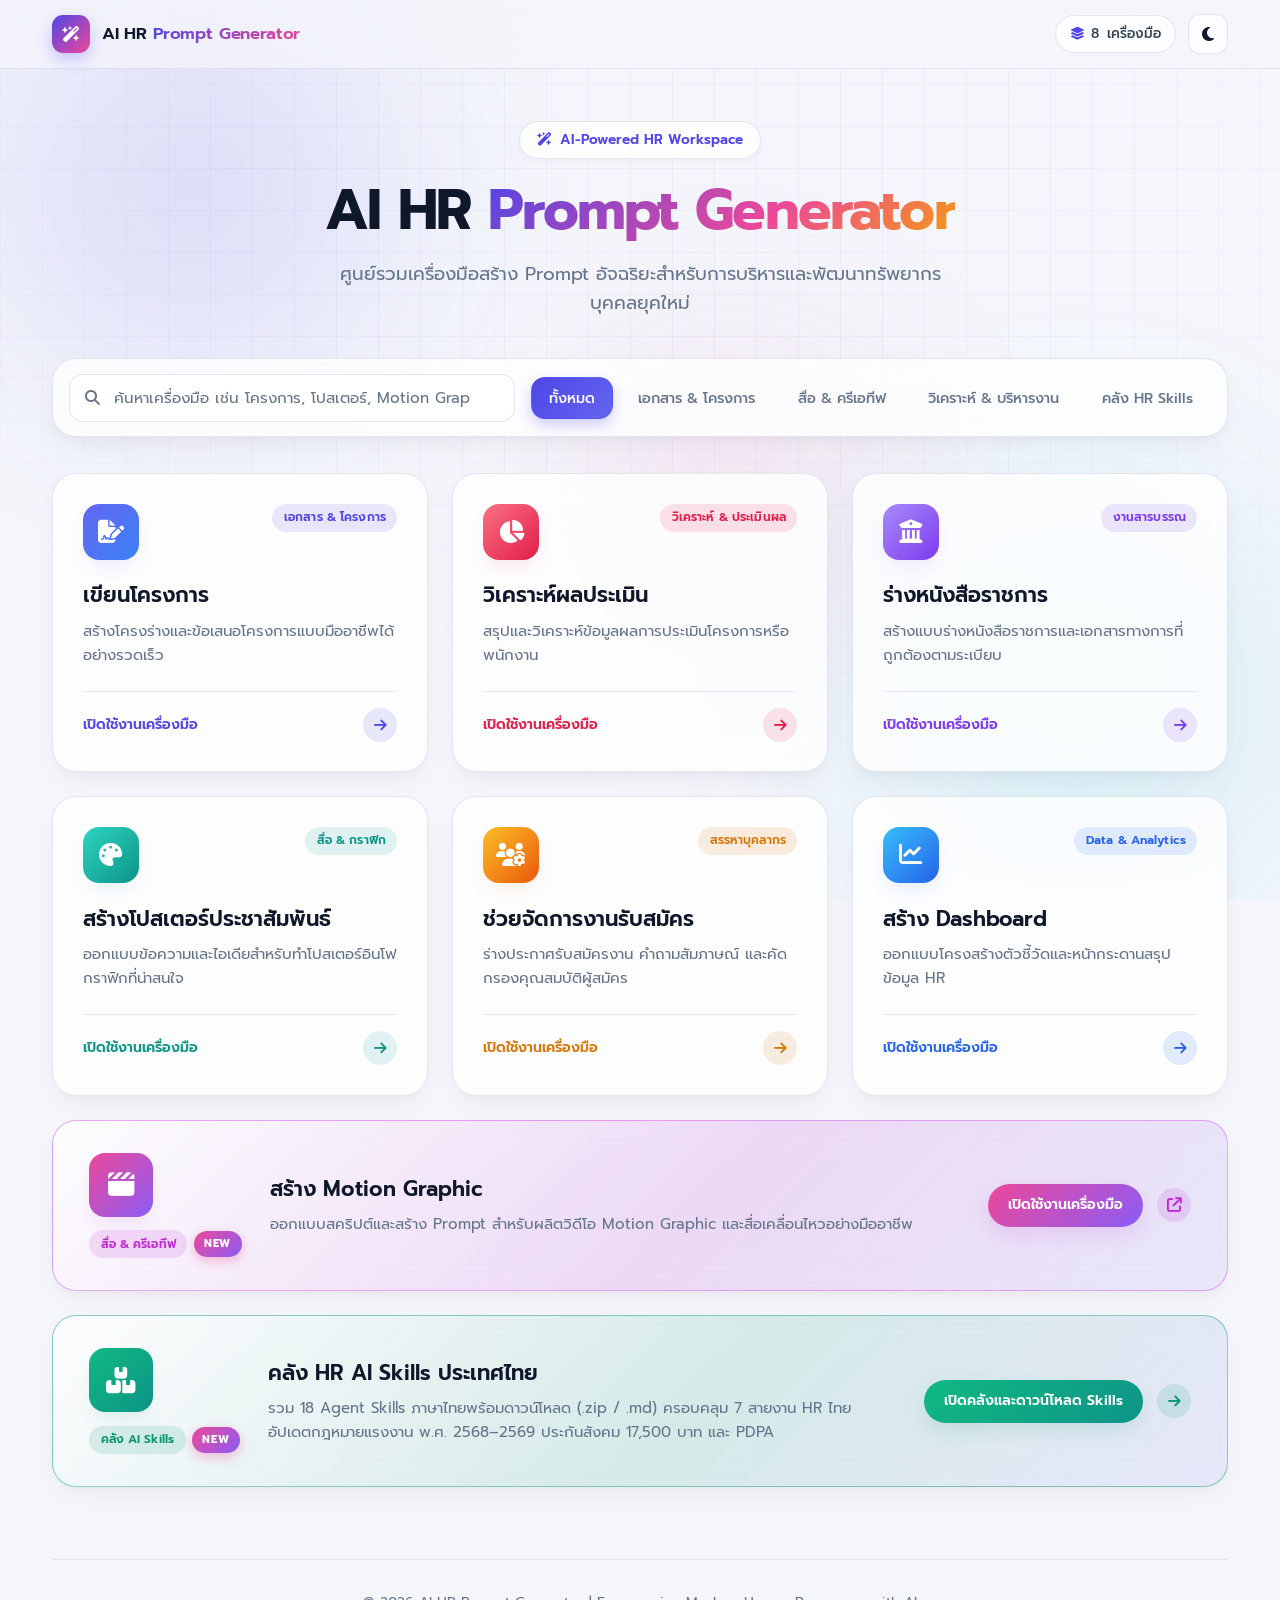
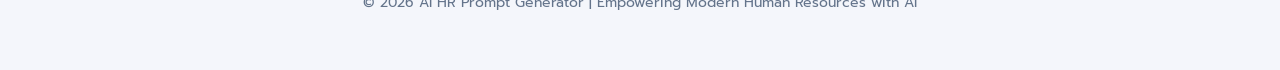
<file: index.html>
<!DOCTYPE html>
<html lang="th" data-theme="light">
<head>
    <meta charset="UTF-8">
    <meta name="viewport" content="width=device-width, initial-scale=1.0">
    <title>AI HR Prompt Generator | ศูนย์รวมเครื่องมือ AI สำหรับงาน HR</title>
    <link rel="preconnect" href="https://fonts.googleapis.com">
    <link rel="preconnect" href="https://fonts.gstatic.com" crossorigin>
    <link href="https://fonts.googleapis.com/css2?family=Prompt:wght@300;400;500;600;700&display=swap" rel="stylesheet">
    <link rel="stylesheet" href="https://cdnjs.cloudflare.com/ajax/libs/font-awesome/6.4.0/css/all.min.css">
    <link rel="stylesheet" href="style.css">
    <script>
        (function () {
            try {
                const savedTheme = localStorage.getItem('hr-portal-theme');
                if (savedTheme === 'dark' || savedTheme === 'light') {
                    document.documentElement.setAttribute('data-theme', savedTheme);
                } else if (window.matchMedia && window.matchMedia('(prefers-color-scheme: dark)').matches) {
                    document.documentElement.setAttribute('data-theme', 'dark');
                }
            } catch (e) {
                // Ignore storage access issues
            }
        })();
    </script>
</head>
<body>
    <div class="background-shapes" aria-hidden="true">
        <div class="shape shape-1"></div>
        <div class="shape shape-2"></div>
        <div class="shape shape-3"></div>
        <div class="bg-grid"></div>
    </div>

    <header class="topbar">
        <div class="topbar-inner">
            <a href="#top" class="brand" aria-label="AI HR Prompt Generator Home">
                <span class="brand-logo">
                    <i class="fa-solid fa-wand-magic-sparkles"></i>
                </span>
                <span class="brand-name">AI HR <span class="brand-accent">Prompt Generator</span></span>
            </a>

            <div class="topbar-actions">
                <span class="tool-count-pill" id="toolCountPill">
                    <i class="fa-solid fa-layer-group"></i>
                    <span id="visibleCount">8</span> เครื่องมือ
                </span>
                <button type="button" class="theme-toggle" id="themeToggle" aria-label="สลับโหมดสีหน้าจอ" title="สลับโหมดสว่าง / มืด">
                    <i class="fa-solid fa-moon theme-icon-moon" aria-hidden="true"></i>
                    <i class="fa-solid fa-sun theme-icon-sun" aria-hidden="true"></i>
                </button>
            </div>
        </div>
    </header>

    <main class="container" id="top">
        <section class="header animate-fade-in-up">
            <span class="hero-badge">
                <i class="fa-solid fa-wand-magic-sparkles" aria-hidden="true"></i>
                AI-Powered HR Workspace
            </span>
            <h1>AI HR <span class="text-gradient">Prompt Generator</span></h1>
            <p class="subtitle">ศูนย์รวมเครื่องมือสร้าง Prompt อัจฉริยะสำหรับการบริหารและพัฒนาทรัพยากรบุคคลยุคใหม่</p>
        </section>

        <section class="toolbar animate-fade-in-up delay-1" aria-label="ค้นหาและกรองเครื่องมือ">
            <div class="search-box">
                <i class="fa-solid fa-magnifying-glass search-icon" aria-hidden="true"></i>
                <input
                    type="search"
                    id="searchInput"
                    class="search-input"
                    placeholder="ค้นหาเครื่องมือ เช่น โครงการ, โปสเตอร์, Motion Graphic, HR Skills..."
                    aria-label="ค้นหาเครื่องมือ AI HR"
                    autocomplete="off"
                >
                <button type="button" id="clearSearch" class="clear-search" aria-label="ล้างคำค้นหา" hidden>
                    <i class="fa-solid fa-xmark" aria-hidden="true"></i>
                </button>
            </div>

            <div class="filter-group" role="tablist" aria-label="หมวดหมู่เครื่องมือ">
                <button type="button" class="filter-btn active" data-filter="all" role="tab" aria-selected="true">ทั้งหมด</button>
                <button type="button" class="filter-btn" data-filter="document" role="tab" aria-selected="false">เอกสาร &amp; โครงการ</button>
                <button type="button" class="filter-btn" data-filter="creative" role="tab" aria-selected="false">สื่อ &amp; ครีเอทีฟ</button>
                <button type="button" class="filter-btn" data-filter="analytics" role="tab" aria-selected="false">วิเคราะห์ &amp; บริหารงาน</button>
                <button type="button" class="filter-btn" data-filter="skills" role="tab" aria-selected="false">คลัง HR Skills</button>
            </div>
        </section>

        <section class="portal-grid" id="portalGrid" aria-label="รายการเครื่องมือ AI HR Prompt Generator">
            <!-- 1. เขียนโครงการ -->
            <a href="Project Proposal/index.html" target="_blank" rel="noopener noreferrer" class="card card--indigo animate-fade-in-up delay-2" data-category="document">
                <div class="card-top">
                    <div class="card-icon">
                        <i class="fa-solid fa-file-signature" aria-hidden="true"></i>
                    </div>
                    <div class="card-badges">
                        <span class="card-badge">เอกสาร &amp; โครงการ</span>
                    </div>
                </div>
                <div class="card-content">
                    <h2>เขียนโครงการ</h2>
                    <p>สร้างโครงร่างและข้อเสนอโครงการแบบมืออาชีพได้อย่างรวดเร็ว</p>
                </div>
                <div class="card-footer">
                    <span class="card-cta">เปิดใช้งานเครื่องมือ</span>
                    <span class="card-arrow">
                        <i class="fa-solid fa-arrow-right" aria-hidden="true"></i>
                    </span>
                </div>
            </a>

            <!-- 2. วิเคราะห์ผลประเมิน -->
            <a href="Project Evaluation/index.html" target="_blank" rel="noopener noreferrer" class="card card--rose animate-fade-in-up delay-3" data-category="analytics">
                <div class="card-top">
                    <div class="card-icon">
                        <i class="fa-solid fa-chart-pie" aria-hidden="true"></i>
                    </div>
                    <div class="card-badges">
                        <span class="card-badge">วิเคราะห์ &amp; ประเมินผล</span>
                    </div>
                </div>
                <div class="card-content">
                    <h2>วิเคราะห์ผลประเมิน</h2>
                    <p>สรุปและวิเคราะห์ข้อมูลผลการประเมินโครงการหรือพนักงาน</p>
                </div>
                <div class="card-footer">
                    <span class="card-cta">เปิดใช้งานเครื่องมือ</span>
                    <span class="card-arrow">
                        <i class="fa-solid fa-arrow-right" aria-hidden="true"></i>
                    </span>
                </div>
            </a>

            <!-- 3. ร่างหนังสือราชการ -->
            <a href="Official Correspondance/index.html" target="_blank" rel="noopener noreferrer" class="card card--purple animate-fade-in-up delay-4" data-category="document">
                <div class="card-top">
                    <div class="card-icon">
                        <i class="fa-solid fa-building-columns" aria-hidden="true"></i>
                    </div>
                    <div class="card-badges">
                        <span class="card-badge">งานสารบรรณ</span>
                    </div>
                </div>
                <div class="card-content">
                    <h2>ร่างหนังสือราชการ</h2>
                    <p>สร้างแบบร่างหนังสือราชการและเอกสารทางการที่ถูกต้องตามระเบียบ</p>
                </div>
                <div class="card-footer">
                    <span class="card-cta">เปิดใช้งานเครื่องมือ</span>
                    <span class="card-arrow">
                        <i class="fa-solid fa-arrow-right" aria-hidden="true"></i>
                    </span>
                </div>
            </a>

            <!-- 4. สร้างโปสเตอร์ประชาสัมพันธ์ -->
            <a href="Poster Infographic/index.html" target="_blank" rel="noopener noreferrer" class="card card--teal animate-fade-in-up delay-5" data-category="creative">
                <div class="card-top">
                    <div class="card-icon">
                        <i class="fa-solid fa-palette" aria-hidden="true"></i>
                    </div>
                    <div class="card-badges">
                        <span class="card-badge">สื่อ &amp; กราฟิก</span>
                    </div>
                </div>
                <div class="card-content">
                    <h2>สร้างโปสเตอร์ประชาสัมพันธ์</h2>
                    <p>ออกแบบข้อความและไอเดียสำหรับทำโปสเตอร์อินโฟกราฟิกที่น่าสนใจ</p>
                </div>
                <div class="card-footer">
                    <span class="card-cta">เปิดใช้งานเครื่องมือ</span>
                    <span class="card-arrow">
                        <i class="fa-solid fa-arrow-right" aria-hidden="true"></i>
                    </span>
                </div>
            </a>

            <!-- 5. ช่วยจัดการงานรับสมัคร -->
            <a href="Recruitment Job/index.html" target="_blank" rel="noopener noreferrer" class="card card--amber animate-fade-in-up delay-6" data-category="analytics">
                <div class="card-top">
                    <div class="card-icon">
                        <i class="fa-solid fa-users-gear" aria-hidden="true"></i>
                    </div>
                    <div class="card-badges">
                        <span class="card-badge">สรรหาบุคลากร</span>
                    </div>
                </div>
                <div class="card-content">
                    <h2>ช่วยจัดการงานรับสมัคร</h2>
                    <p>ร่างประกาศรับสมัครงาน คำถามสัมภาษณ์ และคัดกรองคุณสมบัติผู้สมัคร</p>
                </div>
                <div class="card-footer">
                    <span class="card-cta">เปิดใช้งานเครื่องมือ</span>
                    <span class="card-arrow">
                        <i class="fa-solid fa-arrow-right" aria-hidden="true"></i>
                    </span>
                </div>
            </a>

            <!-- 6. สร้าง Dashboard -->
            <a href="RDashboard/index.html" target="_blank" rel="noopener noreferrer" class="card card--blue animate-fade-in-up delay-7" data-category="analytics">
                <div class="card-top">
                    <div class="card-icon">
                        <i class="fa-solid fa-chart-line" aria-hidden="true"></i>
                    </div>
                    <div class="card-badges">
                        <span class="card-badge">Data &amp; Analytics</span>
                    </div>
                </div>
                <div class="card-content">
                    <h2>สร้าง Dashboard</h2>
                    <p>ออกแบบโครงสร้างตัวชี้วัดและหน้ากระดานสรุปข้อมูล HR</p>
                </div>
                <div class="card-footer">
                    <span class="card-cta">เปิดใช้งานเครื่องมือ</span>
                    <span class="card-arrow">
                        <i class="fa-solid fa-arrow-right" aria-hidden="true"></i>
                    </span>
                </div>
            </a>

            <!-- 7. สร้าง Motion Graphic -->
            <a href="https://pchanut-ship-it.github.io/Prompt_Generator_for_Education/motion_prompt_studio.html" target="_blank" rel="noopener noreferrer" class="card card--fuchsia card--featured animate-fade-in-up delay-8" data-category="creative">
                <div class="card-top">
                    <div class="card-icon">
                        <i class="fa-solid fa-clapperboard" aria-hidden="true"></i>
                    </div>
                    <div class="card-badges">
                        <span class="card-badge">สื่อ &amp; ครีเอทีฟ</span>
                        <span class="badge-new">NEW</span>
                    </div>
                </div>
                <div class="card-content">
                    <h2>สร้าง Motion Graphic</h2>
                    <p>ออกแบบสคริปต์และสร้าง Prompt สำหรับผลิตวิดีโอ Motion Graphic และสื่อเคลื่อนไหวอย่างมืออาชีพ</p>
                </div>
                <div class="card-footer">
                    <span class="card-cta">เปิดใช้งานเครื่องมือ</span>
                    <span class="card-arrow">
                        <i class="fa-solid fa-arrow-up-right-from-square" aria-hidden="true"></i>
                    </span>
                </div>
            </a>

            <!-- 8. คลัง HR AI Skills ประเทศไทย -->
            <a href="HR Skills Library/index.html" class="card card--emerald card--featured animate-fade-in-up delay-8" data-category="skills" data-keywords="HR Skills คลัง HR Skills SKILL.md zip ภาษาไทย กฎหมายแรงงาน ประกันสังคม PDPA">
                <div class="card-top">
                    <div class="card-icon">
                        <i class="fa-solid fa-boxes-stacked" aria-hidden="true"></i>
                    </div>
                    <div class="card-badges">
                        <span class="card-badge">คลัง AI Skills</span>
                        <span class="badge-new">NEW</span>
                    </div>
                </div>
                <div class="card-content">
                    <h2>คลัง HR AI Skills ประเทศไทย</h2>
                    <p>รวม 18 Agent Skills ภาษาไทยพร้อมดาวน์โหลด (.zip / .md) ครอบคลุม 7 สายงาน HR ไทย อัปเดตกฎหมายแรงงาน พ.ศ. 2568–2569 ประกันสังคม 17,500 บาท และ PDPA</p>
                </div>
                <div class="card-footer">
                    <span class="card-cta">เปิดคลังและดาวน์โหลด Skills</span>
                    <span class="card-arrow">
                        <i class="fa-solid fa-arrow-right" aria-hidden="true"></i>
                    </span>
                </div>
            </a>
        </section>

        <div class="empty-state" id="emptyState" hidden>
            <div class="empty-state-icon">
                <i class="fa-solid fa-magnifying-glass" aria-hidden="true"></i>
            </div>
            <h3>ไม่พบเครื่องมือที่ตรงกับการค้นหา</h3>
            <p>ลองใช้คำค้นหาอื่น หรือล้างตัวกรองเพื่อดูเครื่องมือทั้งหมด</p>
            <button type="button" class="reset-btn" id="resetFilters">
                <i class="fa-solid fa-rotate-left" aria-hidden="true"></i>
                แสดงเครื่องมือทั้งหมด
            </button>
        </div>

        <footer class="footer animate-fade-in-up delay-8">
            <p>&copy; 2026 AI HR Prompt Generator | Empowering Modern Human Resources with AI</p>
        </footer>
    </main>

    <script>
        document.addEventListener('DOMContentLoaded', () => {
            const root = document.documentElement;
            const themeToggle = document.getElementById('themeToggle');
            const searchInput = document.getElementById('searchInput');
            const clearSearch = document.getElementById('clearSearch');
            const filterButtons = document.querySelectorAll('.filter-btn');
            const portalGrid = document.getElementById('portalGrid');
            const cards = Array.from(document.querySelectorAll('.portal-grid .card'));
            const emptyState = document.getElementById('emptyState');
            const resetFiltersBtn = document.getElementById('resetFilters');
            const visibleCountEl = document.getElementById('visibleCount');

            let activeFilter = 'all';

            // Theme toggle logic
            const updateThemeState = (theme) => {
                root.setAttribute('data-theme', theme);
                const isDark = theme === 'dark';
                themeToggle.setAttribute('aria-pressed', String(isDark));
                themeToggle.setAttribute('title', isDark ? 'เปลี่ยนเป็นโหมดสว่าง' : 'เปลี่ยนเป็นโหมดมืด');
            };

            updateThemeState(root.getAttribute('data-theme') || 'light');

            themeToggle.addEventListener('click', () => {
                const currentTheme = root.getAttribute('data-theme') === 'dark' ? 'dark' : 'light';
                const nextTheme = currentTheme === 'dark' ? 'light' : 'dark';
                updateThemeState(nextTheme);
                try {
                    localStorage.setItem('hr-portal-theme', nextTheme);
                } catch (e) {
                    // Ignore storage write error
                }
            });

            // Search & category filter logic
            const applyFilters = () => {
                const query = searchInput.value.trim().toLowerCase();
                clearSearch.hidden = query.length === 0;

                let visibleCount = 0;
                const isFiltered = activeFilter !== 'all' || query.length > 0;
                portalGrid.classList.toggle('is-filtered', isFiltered);

                cards.forEach((card) => {
                    const category = card.dataset.category || '';
                    const keywords = (card.dataset.keywords || '').toLowerCase();
                    const title = card.querySelector('h2')?.textContent.toLowerCase() || '';
                    const description = card.querySelector('p')?.textContent.toLowerCase() || '';
                    const badges = Array.from(card.querySelectorAll('.card-badge, .badge-new'))
                        .map((el) => el.textContent.toLowerCase())
                        .join(' ');
                    const searchableText = `${title} ${description} ${badges} ${keywords}`;
                    const queryTokens = query ? query.split(/\s+/).filter(Boolean) : [];

                    const matchesCategory = activeFilter === 'all' || category === activeFilter;
                    const matchesQuery =
                        queryTokens.length === 0 ||
                        queryTokens.every((token) => searchableText.includes(token));

                    const isVisible = matchesCategory && matchesQuery;
                    card.hidden = !isVisible;
                    if (isVisible) {
                        visibleCount += 1;
                    }
                });

                visibleCountEl.textContent = String(visibleCount);
                emptyState.hidden = visibleCount > 0;
                portalGrid.hidden = visibleCount === 0;
            };

            filterButtons.forEach((button) => {
                button.addEventListener('click', () => {
                    activeFilter = button.dataset.filter || 'all';
                    filterButtons.forEach((btn) => {
                        const isSelected = btn === button;
                        btn.classList.toggle('active', isSelected);
                        btn.setAttribute('aria-selected', String(isSelected));
                    });
                    applyFilters();
                });
            });

            searchInput.addEventListener('input', applyFilters);

            clearSearch.addEventListener('click', () => {
                searchInput.value = '';
                searchInput.focus();
                applyFilters();
            });

            resetFiltersBtn.addEventListener('click', () => {
                searchInput.value = '';
                activeFilter = 'all';
                filterButtons.forEach((btn) => {
                    const isAll = btn.dataset.filter === 'all';
                    btn.classList.toggle('active', isAll);
                    btn.setAttribute('aria-selected', String(isAll));
                });
                applyFilters();
            });

            // Subtle pointer glow effect on cards
            cards.forEach((card) => {
                card.addEventListener('pointermove', (event) => {
                    const rect = card.getBoundingClientRect();
                    const x = event.clientX - rect.left;
                    const y = event.clientY - rect.top;
                    card.style.setProperty('--mouse-x', `${x}px`);
                    card.style.setProperty('--mouse-y', `${y}px`);
                });
            });
        });
    </script>
</body>
</html>
</file>
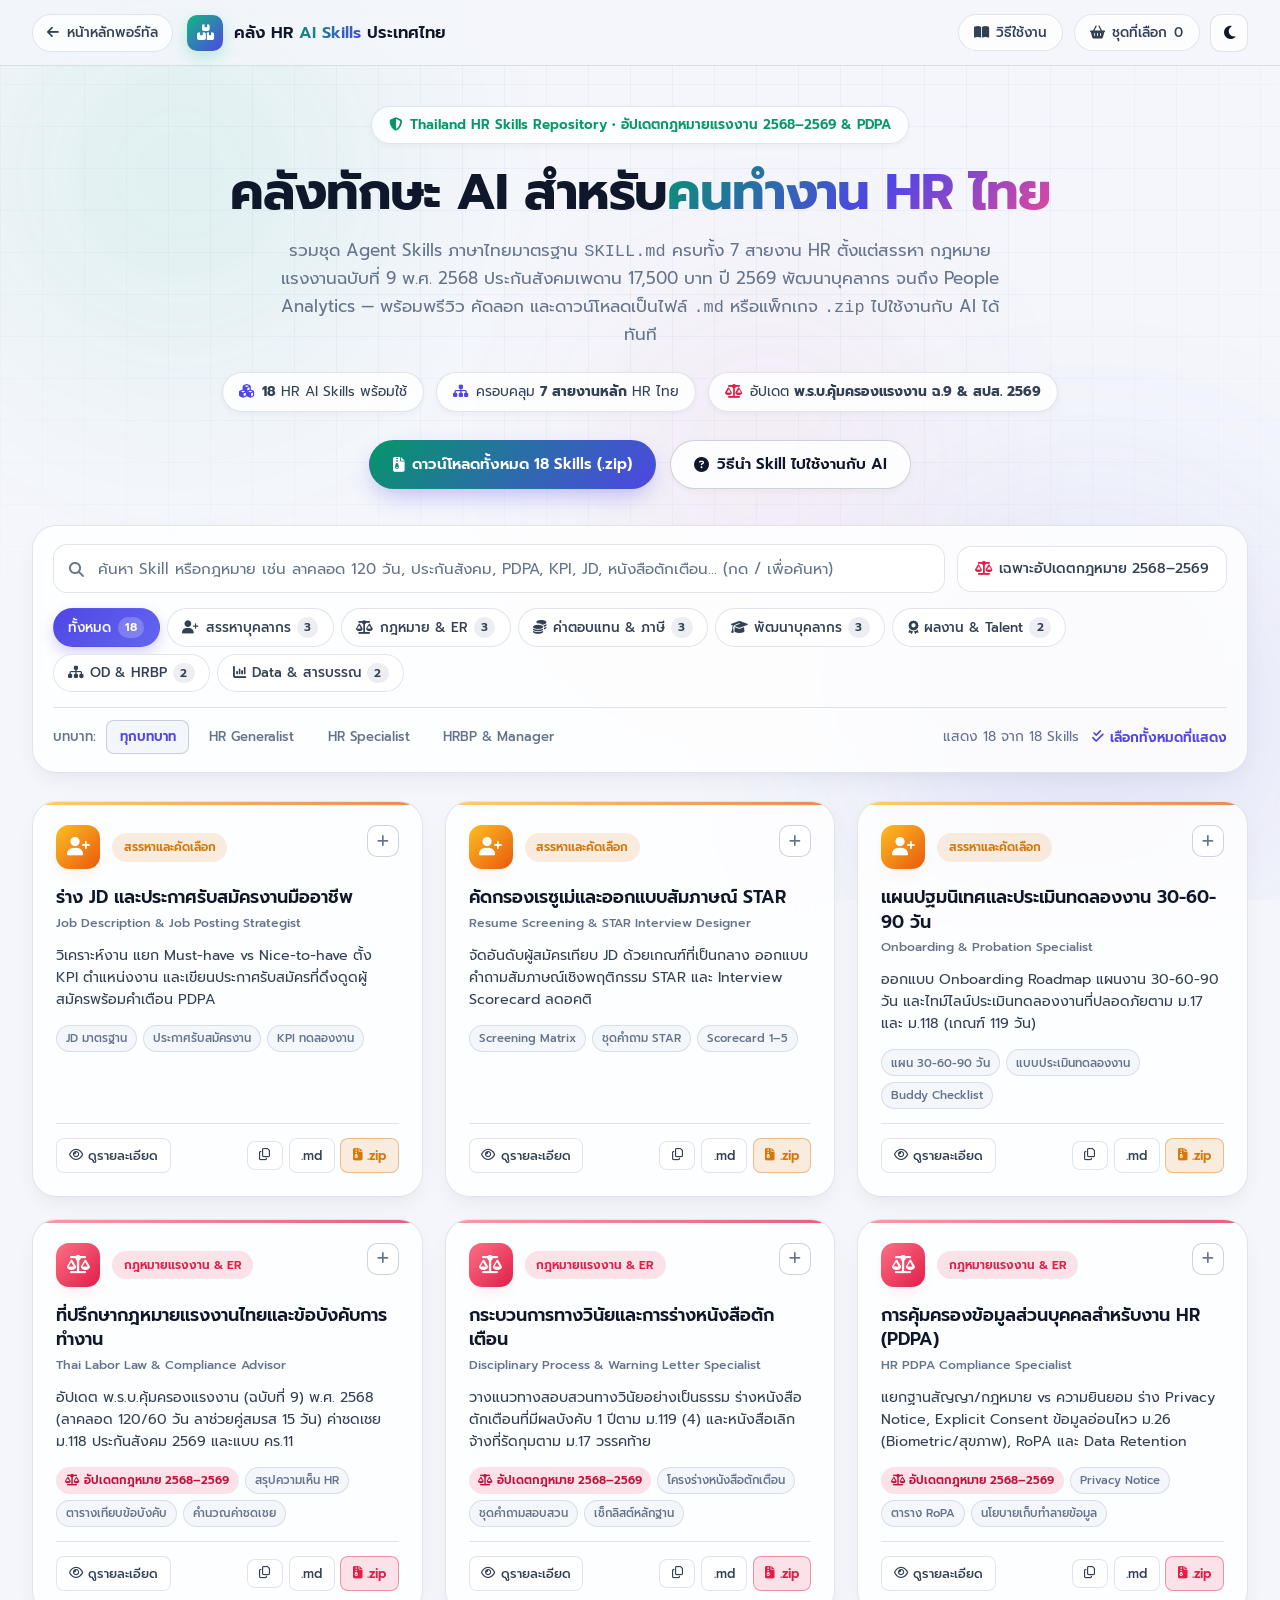
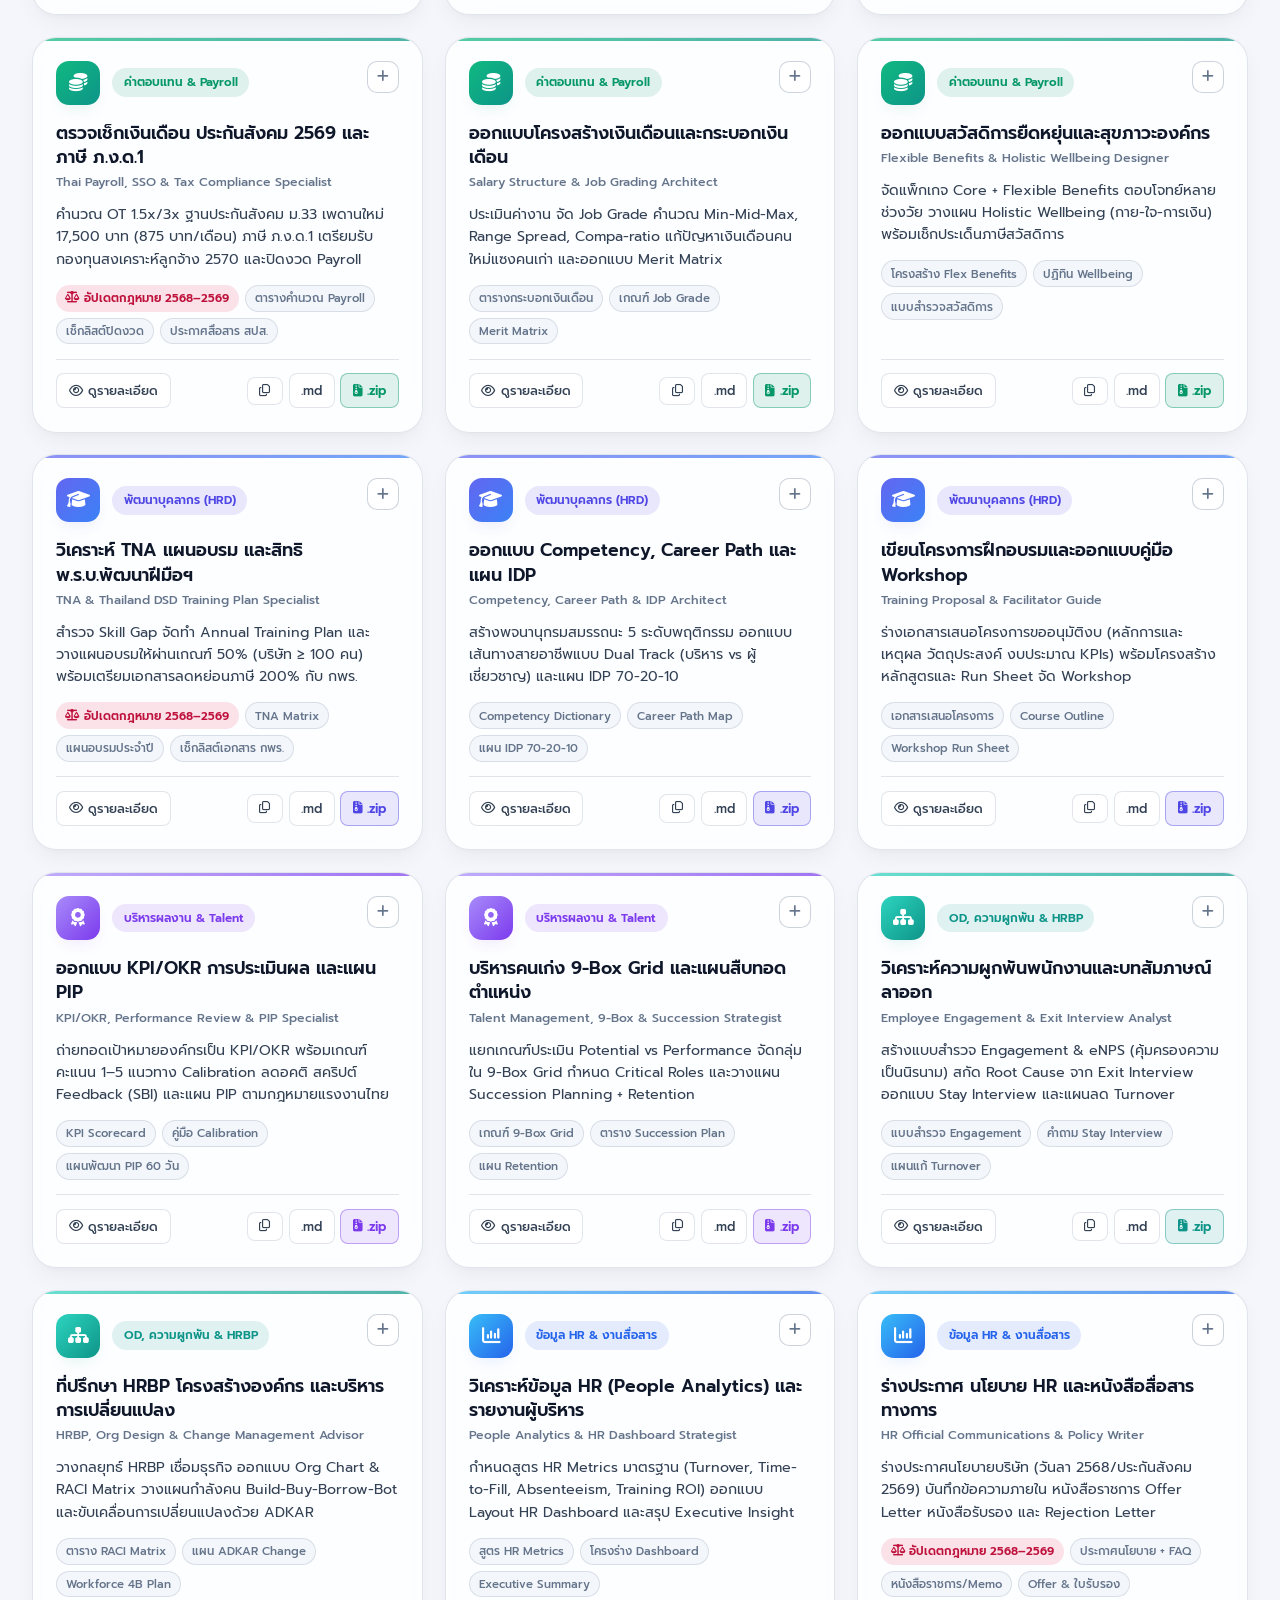
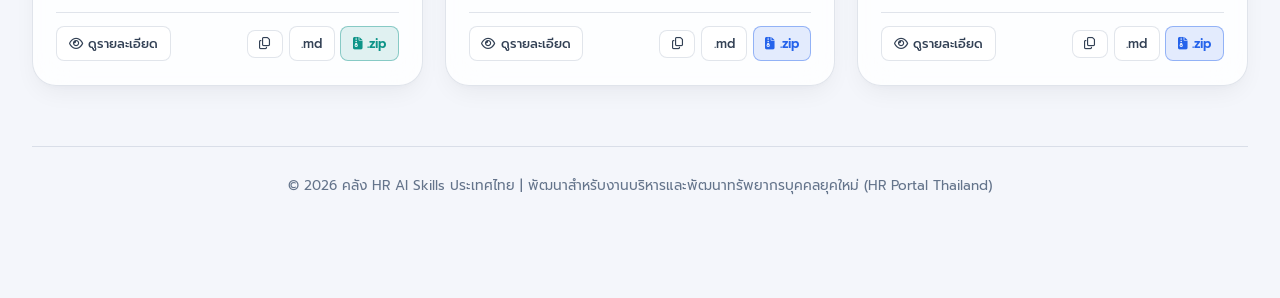
<file: HR Skills Library/index.html>
<!DOCTYPE html>
<html lang="th" data-theme="light">
<head>
    <meta charset="UTF-8">
    <meta name="viewport" content="width=device-width, initial-scale=1.0">
    <title>คลัง HR AI Skills ประเทศไทย | Thailand HR Skills Library</title>
    <link rel="preconnect" href="https://fonts.googleapis.com">
    <link rel="preconnect" href="https://fonts.gstatic.com" crossorigin>
    <link href="https://fonts.googleapis.com/css2?family=Prompt:wght@300;400;500;600;700&family=Sarabun:wght@400;500;600;700&display=swap" rel="stylesheet">
    <link rel="stylesheet" href="https://cdnjs.cloudflare.com/ajax/libs/font-awesome/6.4.0/css/all.min.css">
    <link rel="stylesheet" href="style.css">
    <script>
        (function () {
            try {
                const savedTheme = localStorage.getItem('hr-portal-theme');
                if (savedTheme === 'dark' || savedTheme === 'light') {
                    document.documentElement.setAttribute('data-theme', savedTheme);
                } else if (window.matchMedia && window.matchMedia('(prefers-color-scheme: dark)').matches) {
                    document.documentElement.setAttribute('data-theme', 'dark');
                }
            } catch (e) {
                // Ignore storage access issues
            }
        })();
    </script>
</head>
<body>
    <div class="background-shapes" aria-hidden="true">
        <div class="shape shape-1"></div>
        <div class="shape shape-2"></div>
        <div class="shape shape-3"></div>
        <div class="bg-grid"></div>
    </div>

    <!-- Top Utility Bar -->
    <header class="topbar">
        <div class="topbar-inner">
            <div class="topbar-left">
                <a href="../index.html" class="back-link" aria-label="กลับหน้าหลักพอร์ทัล AI HR">
                    <i class="fa-solid fa-arrow-left" aria-hidden="true"></i>
                    <span>หน้าหลักพอร์ทัล</span>
                </a>
                <a href="#top" class="brand" aria-label="คลัง HR AI Skills ประเทศไทย">
                    <span class="brand-logo" aria-hidden="true">
                        <i class="fa-solid fa-boxes-stacked"></i>
                    </span>
                    <span>คลัง HR <span class="brand-accent">AI Skills</span> <span class="brand-text-sub">ประเทศไทย</span></span>
                </a>
            </div>

            <div class="topbar-actions">
                <button type="button" class="nav-pill-btn" id="openGuideTopBtn">
                    <i class="fa-solid fa-book-open" aria-hidden="true"></i>
                    <span class="btn-label-hide-sm">วิธีใช้งาน</span>
                </button>
                <button type="button" class="nav-pill-btn nav-pill-btn--basket" id="selectedTopBtn" title="ดาวน์โหลดชุด Skills ที่เลือกไว้">
                    <i class="fa-solid fa-basket-shopping" aria-hidden="true"></i>
                    <span class="btn-label-hide-sm">ชุดที่เลือก</span>
                    <span id="selectedCountTop">0</span>
                </button>
                <button type="button" class="theme-toggle" id="themeToggle" aria-label="สลับโหมดสีหน้าจอ" title="สลับโหมดสว่าง / มืด">
                    <i class="fa-solid fa-moon theme-icon-moon" aria-hidden="true"></i>
                    <i class="fa-solid fa-sun theme-icon-sun" aria-hidden="true"></i>
                </button>
            </div>
        </div>
    </header>

    <main class="container" id="top">
        <!-- Hero Section -->
        <section class="hero">
            <span class="hero-badge">
                <i class="fa-solid fa-shield-halved" aria-hidden="true"></i>
                Thailand HR Skills Repository • อัปเดตกฎหมายแรงงาน 2568–2569 &amp; PDPA
            </span>
            <h1>คลังทักษะ AI สำหรับ<span class="text-gradient">คนทำงาน HR ไทย</span></h1>
            <p class="hero-subtitle">
                รวมชุด Agent Skills ภาษาไทยมาตรฐาน <code>SKILL.md</code> ครบทั้ง 7 สายงาน HR ตั้งแต่สรรหา กฎหมายแรงงานฉบับที่ 9 พ.ศ. 2568 ประกันสังคมเพดาน 17,500 บาท ปี 2569 พัฒนาบุคลากร จนถึง People Analytics — พร้อมพรีวิว คัดลอก และดาวน์โหลดเป็นไฟล์ <code>.md</code> หรือแพ็กเกจ <code>.zip</code> ไปใช้งานกับ AI ได้ทันที
            </p>

            <div class="hero-stats" aria-label="ภาพรวมคลัง HR Skills">
                <div class="stat-pill">
                    <i class="fa-solid fa-cubes" aria-hidden="true"></i>
                    <span><strong>18</strong> HR AI Skills พร้อมใช้</span>
                </div>
                <div class="stat-pill">
                    <i class="fa-solid fa-sitemap" aria-hidden="true"></i>
                    <span>ครอบคลุม <strong>7 สายงานหลัก</strong> HR ไทย</span>
                </div>
                <div class="stat-pill stat-pill--law">
                    <i class="fa-solid fa-scale-balanced" aria-hidden="true"></i>
                    <span>อัปเดต <strong>พ.ร.บ.คุ้มครองแรงงาน ฉ.9 &amp; สปส. 2569</strong></span>
                </div>
            </div>

            <div class="hero-cta-row">
                <button type="button" class="btn btn-primary" id="downloadAllHeroBtn">
                    <i class="fa-solid fa-file-zipper" aria-hidden="true"></i>
                    <span>ดาวน์โหลดทั้งหมด 18 Skills (.zip)</span>
                </button>
                <button type="button" class="btn btn-secondary" id="openGuideHeroBtn">
                    <i class="fa-solid fa-circle-question" aria-hidden="true"></i>
                    <span>วิธีนำ Skill ไปใช้งานกับ AI</span>
                </button>
            </div>
        </section>

        <!-- Search & Filters -->
        <section class="filter-panel" aria-label="ค้นหาและกรอง HR Skills">
            <div class="search-row">
                <div class="search-box">
                    <i class="fa-solid fa-magnifying-glass search-icon" aria-hidden="true"></i>
                    <input
                        type="search"
                        id="searchInput"
                        class="search-input"
                        placeholder="ค้นหา Skill หรือกฎหมาย เช่น ลาคลอด 120 วัน, ประกันสังคม, PDPA, KPI, JD, หนังสือตักเตือน... (กด / เพื่อค้นหา)"
                        aria-label="ค้นหา HR AI Skills"
                        autocomplete="off"
                    >
                    <button type="button" id="clearSearchBtn" class="clear-search" aria-label="ล้างคำค้นหา" hidden>
                        <i class="fa-solid fa-xmark" aria-hidden="true"></i>
                    </button>
                </div>

                <button type="button" class="law-toggle-btn" id="lawUpdateToggle" aria-pressed="false">
                    <i class="fa-solid fa-scale-balanced" aria-hidden="true"></i>
                    <span>เฉพาะอัปเดตกฎหมาย 2568–2569</span>
                </button>
            </div>

            <div class="category-pills" id="categoryFilters" role="group" aria-label="กรองตามสายงาน HR"></div>

            <div class="subfilter-row">
                <div class="role-filter-group" id="roleFilterGroup" role="group" aria-label="กรองตามบทบาท HR">
                    <span class="role-label">บทบาท:</span>
                    <button type="button" class="role-btn active" data-role="all" aria-pressed="true">ทุกบทบาท</button>
                    <button type="button" class="role-btn" data-role="generalist" aria-pressed="false">HR Generalist</button>
                    <button type="button" class="role-btn" data-role="specialist" aria-pressed="false">HR Specialist</button>
                    <button type="button" class="role-btn" data-role="manager" aria-pressed="false">HRBP &amp; Manager</button>
                </div>

                <div class="results-bar">
                    <span id="resultCounter">แสดง 18 จาก 18 Skills</span>
                    <button type="button" class="text-action-btn" id="selectAllVisibleBtn">
                        <i class="fa-solid fa-check-double" aria-hidden="true"></i>
                        <span>เลือกทั้งหมดที่แสดง</span>
                    </button>
                </div>
            </div>
        </section>

        <!-- Skills Grid -->
        <section class="skills-grid" id="skillsGrid" aria-label="รายการ HR AI Skills"></section>

        <!-- Empty State -->
        <div class="empty-state" id="emptyState" hidden>
            <div class="empty-state-icon" aria-hidden="true">
                <i class="fa-solid fa-magnifying-glass"></i>
            </div>
            <h3>ไม่พบ HR Skill ที่ตรงกับเงื่อนไข</h3>
            <p>ลองใช้คำค้นหาอื่น เช่น กฎหมายแรงงาน, Payroll, TNA, KPI หรือล้างตัวกรองเพื่อดู Skills ทั้งหมด</p>
            <button type="button" class="btn btn-primary" id="resetFiltersBtn">
                <i class="fa-solid fa-rotate-left" aria-hidden="true"></i>
                <span>แสดง HR Skills ทั้งหมด</span>
            </button>
        </div>

        <footer class="footer">
            <p>&copy; 2026 คลัง HR AI Skills ประเทศไทย | พัฒนาสำหรับงานบริหารและพัฒนาทรัพยากรบุคคลยุคใหม่ (HR Portal Thailand)</p>
        </footer>
    </main>

    <!-- Floating Multi-Select Bundle Dock -->
    <aside class="bundle-dock" id="bundleDock" aria-label="จัดการชุดดาวน์โหลดที่เลือก" hidden>
        <div class="bundle-dock-info">
            <span class="bundle-dock-badge" aria-hidden="true">
                <i class="fa-solid fa-layer-group"></i>
            </span>
            <span id="bundleDockCount">เลือกไว้ 0 Skills</span>
        </div>
        <div class="bundle-dock-actions">
            <button type="button" class="btn btn-secondary btn-sm" id="bundleSelectVisibleBtn">เลือกทั้งหมดที่แสดง</button>
            <button type="button" class="btn btn-secondary btn-sm" id="bundleClearBtn">ล้างรายการ</button>
            <button type="button" class="btn btn-primary btn-sm" id="bundleDownloadBtn">
                <i class="fa-solid fa-file-zipper" aria-hidden="true"></i>
                <span>ดาวน์โหลดชุดที่เลือก (.zip)</span>
            </button>
        </div>
    </aside>

    <!-- Skill Detail Modal -->
    <div class="modal-overlay" id="skillModal" role="dialog" aria-modal="true" aria-labelledby="modalSkillTitle" hidden>
        <div class="modal-dialog">
            <div class="modal-header">
                <div>
                    <div class="modal-badges">
                        <span class="skill-cat-pill" id="modalCategoryBadge">หมวดหมู่</span>
                        <span class="law-update-badge" id="modalLawBadge" hidden>
                            <i class="fa-solid fa-scale-balanced" aria-hidden="true"></i>
                            อัปเดตกฎหมาย 2568–2569
                        </span>
                    </div>
                    <h2 class="modal-title" id="modalSkillTitle">ชื่อ Skill</h2>
                    <div class="modal-subtitle" id="modalSkillSubtitle">Subtitle</div>
                </div>
                <button type="button" class="modal-close-btn" id="modalCloseBtn" aria-label="ปิดหน้าต่างรายละเอียด">
                    <i class="fa-solid fa-xmark" aria-hidden="true"></i>
                </button>
            </div>

            <div class="modal-action-bar">
                <div class="modal-action-buttons">
                    <button type="button" class="btn btn-primary btn-sm" id="modalDownloadZipBtn">
                        <i class="fa-solid fa-file-zipper" aria-hidden="true"></i>
                        <span>ดาวน์โหลดแพ็กเกจ .zip</span>
                    </button>
                    <button type="button" class="btn btn-secondary btn-sm" id="modalDownloadMdBtn">
                        <i class="fa-solid fa-file-arrow-down" aria-hidden="true"></i>
                        <span>ดาวน์โหลด .md</span>
                    </button>
                    <button type="button" class="btn btn-secondary btn-sm" id="modalCopyMdBtn">
                        <i class="fa-regular fa-copy" aria-hidden="true"></i>
                        <span>คัดลอก SKILL.md</span>
                    </button>
                </div>
                <button type="button" class="btn btn-secondary btn-sm" id="modalSelectToggleBtn">
                    <i class="fa-regular fa-square" aria-hidden="true"></i>
                    <span>เพิ่มเข้าชุดดาวน์โหลด</span>
                </button>
            </div>

            <div class="modal-tabs" id="modalTabs" role="tablist" aria-label="มุมมองรายละเอียด Skill">
                <button type="button" class="modal-tab-btn active" data-tab="overview" role="tab" aria-selected="true">ภาพรวม &amp; ตัวอย่างคำสั่ง</button>
                <button type="button" class="modal-tab-btn" data-tab="preview" role="tab" aria-selected="false">พรีวิวเนื้อหา Skill</button>
                <button type="button" class="modal-tab-btn" data-tab="raw" role="tab" aria-selected="false">ไฟล์ต้นฉบับ SKILL.md</button>
            </div>

            <div class="modal-body">
                <!-- Tab 1: Overview & Example Prompts -->
                <div id="tabPanelOverview" role="tabpanel">
                    <div class="modal-summary-box" id="modalSummaryText"></div>
                    <div class="modal-meta-grid" id="modalMetaGrid"></div>

                    <div class="modal-meta-grid">
                        <div class="meta-item">
                            <div class="meta-item-label">ผลลัพธ์มาตรฐานที่จะได้รับ</div>
                            <div class="meta-chips" id="modalOutputsList"></div>
                        </div>
                        <div class="meta-item">
                            <div class="meta-item-label">กฎหมาย / กรอบอ้างอิงที่เกี่ยวข้อง</div>
                            <div class="meta-chips" id="modalLawsList"></div>
                        </div>
                    </div>

                    <h3 class="prompt-section-title">
                        <i class="fa-solid fa-terminal" aria-hidden="true"></i>
                        <span>ตัวอย่างคำสั่งใช้งานจริง (คลิกคัดลอกไปใช้ได้ทันที)</span>
                    </h3>
                    <div class="prompt-cards" id="modalPromptsList"></div>
                </div>

                <!-- Tab 2: Rendered Markdown Preview -->
                <div id="tabPanelPreview" role="tabpanel" hidden>
                    <div class="md-preview" id="modalMarkdownPreview"></div>
                </div>

                <!-- Tab 3: Raw SKILL.md -->
                <div id="tabPanelRaw" role="tabpanel" hidden>
                    <pre class="raw-code-block" id="modalRawCode"></pre>
                </div>
            </div>
        </div>
    </div>

    <!-- How-to-Use Guide Modal -->
    <div class="modal-overlay" id="guideModal" role="dialog" aria-modal="true" aria-labelledby="guideModalTitle" hidden>
        <div class="modal-dialog modal-dialog--narrow">
            <div class="modal-header">
                <div>
                    <h2 class="modal-title" id="guideModalTitle">วิธีนำ HR AI Skill ไปใช้งานกับเครื่องมือ AI</h2>
                    <div class="modal-subtitle">รองรับมาตรฐาน Agent Skills (<code>SKILL.md</code>) และ Custom Instructions ทุกแพลตฟอร์ม</div>
                </div>
                <button type="button" class="modal-close-btn" id="guideCloseBtn" aria-label="ปิดหน้าต่างคู่มือ">
                    <i class="fa-solid fa-xmark" aria-hidden="true"></i>
                </button>
            </div>

            <div class="modal-tabs" id="guideTabs" role="tablist" aria-label="เลือกแพลตฟอร์ม AI">
                <button type="button" class="modal-tab-btn active" data-platform="antigravity" role="tab" aria-selected="true">Antigravity</button>
                <button type="button" class="modal-tab-btn" data-platform="claude" role="tab" aria-selected="false">Claude / Claude Code</button>
                <button type="button" class="modal-tab-btn" data-platform="chatgpt" role="tab" aria-selected="false">ChatGPT Skills</button>
                <button type="button" class="modal-tab-btn" data-platform="gemini" role="tab" aria-selected="false">Gemini Skills</button>
            </div>

            <div class="modal-body">
                <div class="pdpa-warning-banner">
                    <i class="fa-solid fa-shield-halved" aria-hidden="true"></i>
                    <div>
                        <strong>ข้อปฏิบัติสำคัญด้าน PDPA ก่อนใช้งาน AI:</strong> ห้ามนำชื่อ-นามสกุลจริง เลขบัตรประชาชน 13 หลัก เบอร์โทรศัพท์ เลขบัญชีเงินเดือน หรือใบรับรองแพทย์ของพนักงานจริงส่งเข้าสู่ AI สาธารณะ ให้ใช้นามสมมติหรือรหัสพนักงานแทนทุกครั้ง
                    </div>
                </div>
                <div id="guidePlatformContent"></div>
            </div>
        </div>
    </div>

    <!-- Toast Container -->
    <div class="toast-region" id="toastRegion" aria-live="polite" aria-atomic="true"></div>

    <script src="skills-data.js"></script>
    <script src="app.js"></script>
</body>
</html>
</file>
<file: style.css>
:root {
    /* Core Brand & Surfaces (Light Mode) */
    --primary: #4F46E5;
    --primary-light: #818CF8;
    --primary-dark: #3730A3;
    --accent-pink: #EC4899;
    --accent-cyan: #06B6D4;

    --bg-color: #F4F6FB;
    --bg-grid-line: rgba(99, 102, 241, 0.06);
    --surface: rgba(255, 255, 255, 0.78);
    --surface-solid: #FFFFFF;
    --surface-hover: rgba(255, 255, 255, 0.96);
    --topbar-bg: rgba(244, 246, 251, 0.72);
    --input-bg: rgba(255, 255, 255, 0.85);
    --pill-bg: rgba(255, 255, 255, 0.7);

    --text-main: #0F172A;
    --text-secondary: #334155;
    --text-muted: #64748B;
    --border: rgba(148, 163, 184, 0.25);
    --border-strong: rgba(148, 163, 184, 0.4);

    --shadow-sm: 0 2px 6px rgba(15, 23, 42, 0.04);
    --shadow-md: 0 10px 25px -5px rgba(15, 23, 42, 0.06), 0 4px 10px -4px rgba(15, 23, 42, 0.04);
    --shadow-lg: 0 20px 40px -12px rgba(79, 70, 229, 0.14), 0 8px 16px -6px rgba(15, 23, 42, 0.06);

    --radius-sm: 0.5rem;
    --radius-md: 0.875rem;
    --radius-lg: 1.125rem;
    --radius-xl: 1.5rem;
    --radius-pill: 9999px;

    --transition: all 0.28s cubic-bezier(0.22, 1, 0.36, 1);

    /* Default Card Accent Tokens */
    --card-accent: #4F46E5;
    --card-accent-soft: rgba(79, 70, 229, 0.12);
    --card-accent-border: rgba(79, 70, 229, 0.38);
    --card-icon-bg: linear-gradient(135deg, #6366F1 0%, #3B82F6 100%);
    --card-icon-color: #FFFFFF;
}

[data-theme="dark"] {
    --bg-color: #0B1120;
    --bg-grid-line: rgba(129, 140, 248, 0.07);
    --surface: rgba(15, 23, 42, 0.72);
    --surface-solid: #111827;
    --surface-hover: rgba(30, 41, 59, 0.88);
    --topbar-bg: rgba(11, 17, 32, 0.72);
    --input-bg: rgba(15, 23, 42, 0.85);
    --pill-bg: rgba(30, 41, 59, 0.7);

    --text-main: #F8FAFC;
    --text-secondary: #CBD5E1;
    --text-muted: #94A3B8;
    --border: rgba(148, 163, 184, 0.16);
    --border-strong: rgba(148, 163, 184, 0.3);

    --shadow-sm: 0 2px 6px rgba(0, 0, 0, 0.25);
    --shadow-md: 0 12px 28px -6px rgba(0, 0, 0, 0.45);
    --shadow-lg: 0 24px 48px -12px rgba(0, 0, 0, 0.6), 0 0 24px -8px var(--card-accent-soft);
}

/* Ensure [hidden] works even when display: flex / grid is set */
[hidden] {
    display: none !important;
}

*,
*::before,
*::after {
    margin: 0;
    padding: 0;
    box-sizing: border-box;
}

html {
    scroll-behavior: smooth;
}

body {
    font-family: 'Prompt', sans-serif;
    background-color: var(--bg-color);
    color: var(--text-main);
    line-height: 1.6;
    overflow-x: hidden;
    position: relative;
    min-height: 100vh;
    transition: background-color 0.35s ease, color 0.35s ease;
    -webkit-font-smoothing: antialiased;
}

/* Ambient Mesh Background & Subtle Grid */
.background-shapes {
    position: fixed;
    inset: 0;
    z-index: -1;
    overflow: hidden;
    pointer-events: none;
}

.bg-grid {
    position: absolute;
    inset: 0;
    background-image:
        linear-gradient(to right, var(--bg-grid-line) 1px, transparent 1px),
        linear-gradient(to bottom, var(--bg-grid-line) 1px, transparent 1px);
    background-size: 42px 42px;
    mask-image: radial-gradient(ellipse 80% 70% at 50% 25%, #000 35%, transparent 100%);
    -webkit-mask-image: radial-gradient(ellipse 80% 70% at 50% 25%, #000 35%, transparent 100%);
}

.shape {
    position: absolute;
    border-radius: 50%;
    filter: blur(90px);
    opacity: 0.6;
    animation: float 22s infinite ease-in-out alternate;
}

[data-theme="dark"] .shape {
    opacity: 0.35;
}

.shape-1 {
    top: -12%;
    left: -8%;
    width: 46vw;
    height: 46vw;
    background: radial-gradient(circle, rgba(79, 70, 229, 0.32) 0%, transparent 70%);
}

.shape-2 {
    bottom: -15%;
    right: -10%;
    width: 52vw;
    height: 52vw;
    background: radial-gradient(circle, rgba(6, 182, 212, 0.24) 0%, transparent 70%);
    animation-delay: -7s;
}

.shape-3 {
    top: 28%;
    left: 38%;
    width: 38vw;
    height: 38vw;
    background: radial-gradient(circle, rgba(236, 72, 153, 0.22) 0%, transparent 70%);
    animation-delay: -13s;
}

@keyframes float {
    0% { transform: translate(0, 0) scale(1); }
    50% { transform: translate(4%, 6%) scale(1.08); }
    100% { transform: translate(-4%, -5%) scale(0.94); }
}

/* Top Utility Bar */
.topbar {
    position: sticky;
    top: 0;
    z-index: 30;
    background: var(--topbar-bg);
    backdrop-filter: blur(18px);
    -webkit-backdrop-filter: blur(18px);
    border-bottom: 1px solid var(--border);
}

.topbar-inner {
    max-width: 1240px;
    margin: 0 auto;
    padding: 0.875rem 2rem;
    display: flex;
    align-items: center;
    justify-content: space-between;
    gap: 1rem;
}

.brand {
    display: inline-flex;
    align-items: center;
    gap: 0.75rem;
    text-decoration: none;
    color: var(--text-main);
    font-weight: 600;
    font-size: 1.05rem;
    letter-spacing: -0.01em;
}

.brand-logo {
    width: 38px;
    height: 38px;
    border-radius: 11px;
    background: linear-gradient(135deg, var(--primary) 0%, var(--accent-pink) 100%);
    color: #FFFFFF;
    display: inline-flex;
    align-items: center;
    justify-content: center;
    font-size: 1rem;
    box-shadow: 0 6px 16px rgba(79, 70, 229, 0.28);
}

.brand-accent {
    background: linear-gradient(135deg, var(--primary) 0%, var(--accent-pink) 100%);
    -webkit-background-clip: text;
    -webkit-text-fill-color: transparent;
    background-clip: text;
}

.topbar-actions {
    display: flex;
    align-items: center;
    gap: 0.75rem;
}

.tool-count-pill {
    display: inline-flex;
    align-items: center;
    gap: 0.45rem;
    padding: 0.42rem 0.9rem;
    border-radius: var(--radius-pill);
    background: var(--pill-bg);
    border: 1px solid var(--border);
    color: var(--text-secondary);
    font-size: 0.85rem;
    font-weight: 500;
}

.tool-count-pill i {
    color: var(--primary);
    font-size: 0.8rem;
}

.theme-toggle {
    width: 40px;
    height: 40px;
    border-radius: 12px;
    border: 1px solid var(--border);
    background: var(--pill-bg);
    color: var(--text-main);
    display: inline-flex;
    align-items: center;
    justify-content: center;
    font-size: 1rem;
    cursor: pointer;
    transition: var(--transition);
}

.theme-toggle:hover {
    border-color: var(--primary-light);
    background: var(--surface-hover);
    transform: translateY(-1px);
}

.theme-toggle .theme-icon-sun {
    display: none;
    color: #FBBF24;
}

[data-theme="dark"] .theme-toggle .theme-icon-moon {
    display: none;
}

[data-theme="dark"] .theme-toggle .theme-icon-sun {
    display: inline-block;
}

/* Main Container & Hero Section */
.container {
    max-width: 1240px;
    margin: 0 auto;
    padding: 3.25rem 2rem 3.5rem;
    position: relative;
    z-index: 1;
}

.header {
    text-align: center;
    max-width: 780px;
    margin: 0 auto 2.5rem;
}

.hero-badge {
    display: inline-flex;
    align-items: center;
    gap: 0.5rem;
    padding: 0.45rem 1.05rem;
    border-radius: var(--radius-pill);
    background: var(--surface);
    border: 1px solid var(--border);
    box-shadow: var(--shadow-sm);
    color: var(--primary);
    font-size: 0.85rem;
    font-weight: 600;
    margin-bottom: 1.25rem;
    backdrop-filter: blur(12px);
    -webkit-backdrop-filter: blur(12px);
}

[data-theme="dark"] .hero-badge {
    color: var(--primary-light);
}

.header h1 {
    font-size: clamp(2.25rem, 4.5vw, 3.5rem);
    font-weight: 700;
    line-height: 1.15;
    margin-bottom: 1rem;
    letter-spacing: -0.03em;
}

.text-gradient {
    background: linear-gradient(135deg, var(--primary) 0%, var(--accent-pink) 60%, #F59E0B 100%);
    -webkit-background-clip: text;
    -webkit-text-fill-color: transparent;
    background-clip: text;
}

.subtitle {
    font-size: 1.15rem;
    color: var(--text-muted);
    font-weight: 400;
    max-width: 620px;
    margin: 0 auto;
}

/* Search & Category Filter Toolbar */
.toolbar {
    display: flex;
    flex-wrap: wrap;
    align-items: center;
    justify-content: space-between;
    gap: 1rem;
    padding: 0.9rem 1rem;
    margin-bottom: 2.25rem;
    border-radius: var(--radius-xl);
    background: var(--surface);
    border: 1px solid var(--border);
    box-shadow: var(--shadow-md);
    backdrop-filter: blur(16px);
    -webkit-backdrop-filter: blur(16px);
}

.search-box {
    position: relative;
    flex: 1 1 300px;
    display: flex;
    align-items: center;
}

.search-icon {
    position: absolute;
    left: 1rem;
    color: var(--text-muted);
    font-size: 0.95rem;
    pointer-events: none;
}

.search-input {
    width: 100%;
    padding: 0.72rem 2.5rem 0.72rem 2.75rem;
    border-radius: var(--radius-md);
    border: 1px solid var(--border);
    background: var(--input-bg);
    color: var(--text-main);
    font-family: inherit;
    font-size: 0.95rem;
    transition: var(--transition);
}

.search-input::placeholder {
    color: var(--text-muted);
}

.search-input:focus {
    outline: none;
    border-color: var(--primary);
    box-shadow: 0 0 0 3px rgba(79, 70, 229, 0.16);
}

.search-input::-webkit-search-cancel-button {
    -webkit-appearance: none;
    appearance: none;
}

.clear-search {
    position: absolute;
    right: 0.65rem;
    width: 26px;
    height: 26px;
    border-radius: 50%;
    border: none;
    background: rgba(148, 163, 184, 0.2);
    color: var(--text-muted);
    display: inline-flex;
    align-items: center;
    justify-content: center;
    font-size: 0.75rem;
    cursor: pointer;
    transition: var(--transition);
}

.clear-search:hover {
    background: rgba(148, 163, 184, 0.35);
    color: var(--text-main);
}

.filter-group {
    display: flex;
    flex-wrap: wrap;
    align-items: center;
    gap: 0.45rem;
}

.filter-btn {
    padding: 0.58rem 1.05rem;
    border-radius: var(--radius-md);
    border: 1px solid transparent;
    background: transparent;
    color: var(--text-muted);
    font-family: inherit;
    font-size: 0.9rem;
    font-weight: 500;
    cursor: pointer;
    transition: var(--transition);
    white-space: nowrap;
}

.filter-btn:hover {
    color: var(--text-main);
    background: rgba(148, 163, 184, 0.12);
}

.filter-btn.active {
    background: linear-gradient(135deg, var(--primary) 0%, #6366F1 100%);
    color: #FFFFFF;
    box-shadow: 0 6px 14px rgba(79, 70, 229, 0.26);
}

/* Portal Grid */
.portal-grid {
    display: grid;
    grid-template-columns: repeat(3, minmax(0, 1fr));
    gap: 1.5rem;
}

/* Card Component */
.card {
    position: relative;
    display: flex;
    flex-direction: column;
    padding: 1.85rem;
    border-radius: var(--radius-xl);
    background: var(--surface);
    border: 1px solid var(--border);
    box-shadow: var(--shadow-md);
    backdrop-filter: blur(18px);
    -webkit-backdrop-filter: blur(18px);
    text-decoration: none;
    color: inherit;
    overflow: hidden;
    cursor: pointer;
    transition: var(--transition);
}

/* Radial pointer spotlight */
.card::before {
    content: '';
    position: absolute;
    inset: 0;
    background: radial-gradient(
        480px circle at var(--mouse-x, 50%) var(--mouse-y, 50%),
        var(--card-accent-soft),
        transparent 60%
    );
    opacity: 0;
    transition: opacity 0.35s ease;
    pointer-events: none;
    z-index: 0;
}

/* Subtle top accent sheen on hover */
.card::after {
    content: '';
    position: absolute;
    top: 0;
    left: 0;
    right: 0;
    height: 3px;
    background: var(--card-icon-bg);
    opacity: 0;
    transition: opacity 0.3s ease;
    z-index: 2;
}

.card:hover {
    transform: translateY(-6px);
    background: var(--surface-hover);
    border-color: var(--card-accent-border);
    box-shadow: var(--shadow-lg);
}

.card:hover::before,
.card:hover::after {
    opacity: 1;
}

.card:focus-visible,
.filter-btn:focus-visible,
.theme-toggle:focus-visible,
.reset-btn:focus-visible {
    outline: 3px solid rgba(79, 70, 229, 0.45);
    outline-offset: 2px;
}

.card > * {
    position: relative;
    z-index: 1;
}

.card-top {
    display: flex;
    align-items: flex-start;
    justify-content: space-between;
    gap: 0.75rem;
    margin-bottom: 1.35rem;
}

.card-icon {
    width: 56px;
    height: 56px;
    border-radius: 16px;
    background: var(--card-icon-bg);
    color: var(--card-icon-color);
    display: flex;
    align-items: center;
    justify-content: center;
    font-size: 1.45rem;
    box-shadow: 0 10px 20px -6px var(--card-accent-soft);
    transition: var(--transition);
    flex-shrink: 0;
}

.card:hover .card-icon {
    transform: scale(1.08) rotate(-4deg);
}

.card-badges {
    display: flex;
    flex-wrap: wrap;
    justify-content: flex-end;
    align-items: center;
    gap: 0.4rem;
}

.card-badge {
    display: inline-flex;
    align-items: center;
    padding: 0.28rem 0.72rem;
    border-radius: var(--radius-pill);
    background: var(--card-accent-soft);
    color: var(--card-accent);
    font-size: 0.75rem;
    font-weight: 600;
    letter-spacing: 0.01em;
}

[data-theme="dark"] .card-badge {
    border: 1px solid var(--card-accent-border);
}

.badge-new {
    display: inline-flex;
    align-items: center;
    padding: 0.26rem 0.65rem;
    border-radius: var(--radius-pill);
    background: linear-gradient(135deg, #EC4899 0%, #8B5CF6 100%);
    color: #FFFFFF;
    font-size: 0.7rem;
    font-weight: 700;
    letter-spacing: 0.06em;
    box-shadow: 0 4px 12px rgba(236, 72, 153, 0.35);
}

.card-content {
    flex: 1;
}

.card-content h2 {
    font-size: 1.32rem;
    font-weight: 600;
    margin-bottom: 0.55rem;
    color: var(--text-main);
    line-height: 1.35;
}

.card-content p {
    color: var(--text-muted);
    font-size: 0.94rem;
    line-height: 1.6;
}

.card-footer {
    margin-top: 1.5rem;
    padding-top: 1rem;
    border-top: 1px solid var(--border);
    display: flex;
    align-items: center;
    justify-content: space-between;
    gap: 0.5rem;
}

.card-cta {
    font-size: 0.875rem;
    font-weight: 600;
    color: var(--card-accent);
    transition: var(--transition);
}

.card-arrow {
    width: 34px;
    height: 34px;
    border-radius: 50%;
    background: var(--card-accent-soft);
    color: var(--card-accent);
    display: inline-flex;
    align-items: center;
    justify-content: center;
    font-size: 0.9rem;
    transition: var(--transition);
}

.card:hover .card-arrow {
    background: var(--card-accent);
    color: #FFFFFF;
    transform: translateX(4px);
}

/* Featured Card spans the full row cleanly when unfiltered */
.portal-grid:not(.is-filtered) .card--featured {
    grid-column: 1 / -1;
    display: grid;
    grid-template-columns: auto 1fr auto;
    align-items: center;
    gap: 1.75rem;
    padding: 2rem 2.25rem;
    border-color: var(--card-accent-border);
    background: linear-gradient(
        135deg,
        var(--surface) 0%,
        var(--card-accent-soft) 55%,
        rgba(79, 70, 229, 0.08) 100%
    );
}

.portal-grid:not(.is-filtered) .card--featured .card-top {
    margin-bottom: 0;
    flex-direction: column;
    align-items: flex-start;
    gap: 0.85rem;
}

.portal-grid:not(.is-filtered) .card--featured .card-icon {
    width: 64px;
    height: 64px;
    font-size: 1.65rem;
}

.portal-grid:not(.is-filtered) .card--featured .card-badges {
    justify-content: flex-start;
}

.portal-grid:not(.is-filtered) .card--featured .card-footer {
    margin-top: 0;
    padding-top: 0;
    border-top: none;
    gap: 0.85rem;
}

.portal-grid:not(.is-filtered) .card--featured .card-cta {
    padding: 0.65rem 1.25rem;
    border-radius: var(--radius-pill);
    background: var(--card-icon-bg);
    color: #FFFFFF;
    box-shadow: 0 8px 20px var(--card-accent-soft);
}

.portal-grid:not(.is-filtered) .card--featured:hover .card-cta {
    filter: brightness(1.06);
}

/* Per-Card Accent Color Tokens */
.card--indigo {
    --card-accent: #4F46E5;
    --card-accent-soft: rgba(79, 70, 229, 0.12);
    --card-accent-border: rgba(79, 70, 229, 0.42);
    --card-icon-bg: linear-gradient(135deg, #6366F1 0%, #3B82F6 100%);
}

[data-theme="dark"] .card--indigo {
    --card-accent: #818CF8;
}

.card--rose {
    --card-accent: #E11D48;
    --card-accent-soft: rgba(225, 29, 72, 0.12);
    --card-accent-border: rgba(225, 29, 72, 0.42);
    --card-icon-bg: linear-gradient(135deg, #FB7185 0%, #E11D48 100%);
}

[data-theme="dark"] .card--rose {
    --card-accent: #FDA4AF;
}

.card--purple {
    --card-accent: #7C3AED;
    --card-accent-soft: rgba(124, 58, 237, 0.12);
    --card-accent-border: rgba(124, 58, 237, 0.42);
    --card-icon-bg: linear-gradient(135deg, #A78BFA 0%, #7C3AED 100%);
}

[data-theme="dark"] .card--purple {
    --card-accent: #C4B5FD;
}

.card--teal {
    --card-accent: #0D9488;
    --card-accent-soft: rgba(13, 148, 136, 0.12);
    --card-accent-border: rgba(13, 148, 136, 0.42);
    --card-icon-bg: linear-gradient(135deg, #2DD4BF 0%, #0D9488 100%);
}

[data-theme="dark"] .card--teal {
    --card-accent: #5EEAD4;
}

.card--amber {
    --card-accent: #D97706;
    --card-accent-soft: rgba(217, 119, 6, 0.13);
    --card-accent-border: rgba(217, 119, 6, 0.42);
    --card-icon-bg: linear-gradient(135deg, #FBBF24 0%, #EA580C 100%);
}

[data-theme="dark"] .card--amber {
    --card-accent: #FCD34D;
}

.card--blue {
    --card-accent: #2563EB;
    --card-accent-soft: rgba(37, 99, 235, 0.12);
    --card-accent-border: rgba(37, 99, 235, 0.42);
    --card-icon-bg: linear-gradient(135deg, #38BDF8 0%, #2563EB 100%);
}

[data-theme="dark"] .card--blue {
    --card-accent: #60A5FA;
}

.card--fuchsia {
    --card-accent: #C026D3;
    --card-accent-soft: rgba(192, 38, 211, 0.14);
    --card-accent-border: rgba(217, 70, 239, 0.45);
    --card-icon-bg: linear-gradient(135deg, #EC4899 0%, #8B5CF6 100%);
}

[data-theme="dark"] .card--fuchsia {
    --card-accent: #F0ABFC;
}

.card--emerald {
    --card-accent: #059669;
    --card-accent-soft: rgba(5, 150, 105, 0.13);
    --card-accent-border: rgba(5, 150, 105, 0.44);
    --card-icon-bg: linear-gradient(135deg, #10B981 0%, #0D9488 100%);
}

[data-theme="dark"] .card--emerald {
    --card-accent: #34D399;
}

/* Empty State */
.empty-state {
    text-align: center;
    padding: 4rem 2rem;
    border-radius: var(--radius-xl);
    background: var(--surface);
    border: 1px dashed var(--border-strong);
    backdrop-filter: blur(12px);
    -webkit-backdrop-filter: blur(12px);
}

.empty-state-icon {
    width: 64px;
    height: 64px;
    margin: 0 auto 1.25rem;
    border-radius: 50%;
    background: rgba(79, 70, 229, 0.1);
    color: var(--primary);
    display: flex;
    align-items: center;
    justify-content: center;
    font-size: 1.5rem;
}

.empty-state h3 {
    font-size: 1.25rem;
    font-weight: 600;
    margin-bottom: 0.5rem;
}

.empty-state p {
    color: var(--text-muted);
    font-size: 0.95rem;
    margin-bottom: 1.5rem;
}

.reset-btn {
    display: inline-flex;
    align-items: center;
    gap: 0.5rem;
    padding: 0.7rem 1.4rem;
    border-radius: var(--radius-pill);
    border: none;
    background: linear-gradient(135deg, var(--primary) 0%, #6366F1 100%);
    color: #FFFFFF;
    font-family: inherit;
    font-size: 0.9rem;
    font-weight: 500;
    cursor: pointer;
    box-shadow: 0 8px 20px rgba(79, 70, 229, 0.25);
    transition: var(--transition);
}

.reset-btn:hover {
    transform: translateY(-2px);
    box-shadow: 0 12px 24px rgba(79, 70, 229, 0.35);
}

/* Footer */
.footer {
    text-align: center;
    margin-top: 4.5rem;
    padding-top: 2rem;
    border-top: 1px solid var(--border);
    color: var(--text-muted);
    font-size: 0.875rem;
}

/* Entrance Animations */
.animate-fade-in-up {
    animation: fadeInUp 0.7s cubic-bezier(0.16, 1, 0.3, 1) forwards;
    opacity: 0;
    transform: translateY(24px);
}

.delay-1 { animation-delay: 0.08s; }
.delay-2 { animation-delay: 0.14s; }
.delay-3 { animation-delay: 0.2s; }
.delay-4 { animation-delay: 0.26s; }
.delay-5 { animation-delay: 0.32s; }
.delay-6 { animation-delay: 0.38s; }
.delay-7 { animation-delay: 0.44s; }
.delay-8 { animation-delay: 0.5s; }

@keyframes fadeInUp {
    to {
        opacity: 1;
        transform: translateY(0);
    }
}

@media (prefers-reduced-motion: reduce) {
    .animate-fade-in-up {
        animation: none;
        opacity: 1;
        transform: none;
    }

    .shape {
        animation: none;
    }

    * {
        transition-duration: 0.01ms !important;
    }
}

/* Responsive Breakpoints */
@media (max-width: 1024px) {
    .portal-grid {
        grid-template-columns: repeat(2, minmax(0, 1fr));
    }

    .portal-grid:not(.is-filtered) .card--featured {
        grid-template-columns: 1fr;
        gap: 1.25rem;
        padding: 1.85rem;
    }

    .portal-grid:not(.is-filtered) .card--featured .card-top {
        flex-direction: row;
        align-items: flex-start;
        justify-content: space-between;
        margin-bottom: 0.25rem;
    }

    .portal-grid:not(.is-filtered) .card--featured .card-footer {
        padding-top: 1rem;
        border-top: 1px solid var(--border);
        justify-content: space-between;
    }

    .portal-grid:not(.is-filtered) .card--featured .card-cta {
        padding: 0;
        background: none;
        color: var(--card-accent);
        box-shadow: none;
    }
}

@media (max-width: 640px) {
    .topbar-inner {
        padding: 0.75rem 1.25rem;
    }

    .brand-name {
        font-size: 0.95rem;
    }

    .tool-count-pill {
        display: none;
    }

    .container {
        padding: 2.25rem 1.25rem 3rem;
    }

    .subtitle {
        font-size: 1rem;
    }

    .toolbar {
        padding: 0.85rem;
        gap: 0.75rem;
    }

    .filter-group {
        width: 100%;
        overflow-x: auto;
        flex-wrap: nowrap;
        padding-bottom: 0.2rem;
    }

    .portal-grid {
        grid-template-columns: 1fr;
    }

    .card {
        padding: 1.5rem;
    }
}
</file>
<file: HR Skills Library/style.css>
:root {
    /* Core Brand & Surfaces (Harmonized with Root Portal Light Mode) */
    --primary: #4F46E5;
    --primary-light: #818CF8;
    --primary-dark: #3730A3;
    --accent-pink: #EC4899;
    --accent-cyan: #06B6D4;
    --accent-emerald: #059669;

    --bg-color: #F4F6FB;
    --bg-grid-line: rgba(99, 102, 241, 0.06);
    --surface: rgba(255, 255, 255, 0.82);
    --surface-solid: #FFFFFF;
    --surface-hover: rgba(255, 255, 255, 0.98);
    --surface-subtle: rgba(241, 245, 249, 0.85);
    --topbar-bg: rgba(244, 246, 251, 0.78);
    --input-bg: rgba(255, 255, 255, 0.9);
    --pill-bg: rgba(255, 255, 255, 0.78);
    --modal-backdrop: rgba(15, 23, 42, 0.58);

    --text-main: #0F172A;
    --text-secondary: #334155;
    --text-muted: #64748B;
    --border: rgba(148, 163, 184, 0.28);
    --border-strong: rgba(148, 163, 184, 0.48);

    --shadow-sm: 0 2px 6px rgba(15, 23, 42, 0.04);
    --shadow-md: 0 10px 25px -5px rgba(15, 23, 42, 0.06), 0 4px 10px -4px rgba(15, 23, 42, 0.04);
    --shadow-lg: 0 20px 40px -12px rgba(79, 70, 229, 0.16), 0 8px 16px -6px rgba(15, 23, 42, 0.07);
    --shadow-xl: 0 28px 60px -15px rgba(15, 23, 42, 0.24);

    --radius-sm: 0.5rem;
    --radius-md: 0.875rem;
    --radius-lg: 1.125rem;
    --radius-xl: 1.5rem;
    --radius-pill: 9999px;

    --transition: all 0.25s cubic-bezier(0.22, 1, 0.36, 1);

    /* Category Accent Tokens */
    --cat-amber: #D97706;
    --cat-amber-soft: rgba(217, 119, 6, 0.13);
    --cat-amber-border: rgba(217, 119, 6, 0.42);
    --cat-amber-grad: linear-gradient(135deg, #FBBF24 0%, #EA580C 100%);

    --cat-rose: #E11D48;
    --cat-rose-soft: rgba(225, 29, 72, 0.12);
    --cat-rose-border: rgba(225, 29, 72, 0.42);
    --cat-rose-grad: linear-gradient(135deg, #FB7185 0%, #E11D48 100%);

    --cat-emerald: #059669;
    --cat-emerald-soft: rgba(5, 150, 105, 0.12);
    --cat-emerald-border: rgba(5, 150, 105, 0.42);
    --cat-emerald-grad: linear-gradient(135deg, #10B981 0%, #0D9488 100%);

    --cat-indigo: #4F46E5;
    --cat-indigo-soft: rgba(79, 70, 229, 0.12);
    --cat-indigo-border: rgba(79, 70, 229, 0.42);
    --cat-indigo-grad: linear-gradient(135deg, #6366F1 0%, #3B82F6 100%);

    --cat-purple: #7C3AED;
    --cat-purple-soft: rgba(124, 58, 237, 0.12);
    --cat-purple-border: rgba(124, 58, 237, 0.42);
    --cat-purple-grad: linear-gradient(135deg, #A78BFA 0%, #7C3AED 100%);

    --cat-teal: #0D9488;
    --cat-teal-soft: rgba(13, 148, 136, 0.12);
    --cat-teal-border: rgba(13, 148, 136, 0.42);
    --cat-teal-grad: linear-gradient(135deg, #2DD4BF 0%, #0D9488 100%);

    --cat-blue: #2563EB;
    --cat-blue-soft: rgba(37, 99, 235, 0.12);
    --cat-blue-border: rgba(37, 99, 235, 0.42);
    --cat-blue-grad: linear-gradient(135deg, #38BDF8 0%, #2563EB 100%);

    --card-accent: var(--primary);
    --card-accent-soft: rgba(79, 70, 229, 0.12);
    --card-accent-border: rgba(79, 70, 229, 0.38);
    --card-icon-bg: linear-gradient(135deg, #6366F1 0%, #3B82F6 100%);
}

[data-theme="dark"] {
    --bg-color: #0B1120;
    --bg-grid-line: rgba(129, 140, 248, 0.07);
    --surface: rgba(15, 23, 42, 0.78);
    --surface-solid: #111827;
    --surface-hover: rgba(30, 41, 59, 0.92);
    --surface-subtle: rgba(30, 41, 59, 0.75);
    --topbar-bg: rgba(11, 17, 32, 0.78);
    --input-bg: rgba(15, 23, 42, 0.88);
    --pill-bg: rgba(30, 41, 59, 0.78);
    --modal-backdrop: rgba(2, 6, 23, 0.76);

    --text-main: #F8FAFC;
    --text-secondary: #CBD5E1;
    --text-muted: #94A3B8;
    --border: rgba(148, 163, 184, 0.18);
    --border-strong: rgba(148, 163, 184, 0.34);

    --shadow-sm: 0 2px 6px rgba(0, 0, 0, 0.25);
    --shadow-md: 0 12px 28px -6px rgba(0, 0, 0, 0.45);
    --shadow-lg: 0 24px 48px -12px rgba(0, 0, 0, 0.65), 0 0 24px -8px var(--card-accent-soft);
    --shadow-xl: 0 32px 64px -16px rgba(0, 0, 0, 0.75);

    --cat-amber: #FCD34D;
    --cat-rose: #FDA4AF;
    --cat-emerald: #34D399;
    --cat-indigo: #818CF8;
    --cat-purple: #C4B5FD;
    --cat-teal: #5EEAD4;
    --cat-blue: #60A5FA;
}

[hidden] {
    display: none !important;
}

*,
*::before,
*::after {
    margin: 0;
    padding: 0;
    box-sizing: border-box;
}

html {
    scroll-behavior: smooth;
}

body {
    font-family: 'Prompt', 'Sarabun', sans-serif;
    background-color: var(--bg-color);
    color: var(--text-main);
    line-height: 1.6;
    overflow-x: hidden;
    position: relative;
    min-height: 100vh;
    transition: background-color 0.35s ease, color 0.35s ease;
    -webkit-font-smoothing: antialiased;
}

body.modal-open {
    overflow: hidden;
}

/* Ambient Background */
.background-shapes {
    position: fixed;
    inset: 0;
    z-index: -1;
    overflow: hidden;
    pointer-events: none;
}

.bg-grid {
    position: absolute;
    inset: 0;
    background-image:
        linear-gradient(to right, var(--bg-grid-line) 1px, transparent 1px),
        linear-gradient(to bottom, var(--bg-grid-line) 1px, transparent 1px);
    background-size: 42px 42px;
    mask-image: radial-gradient(ellipse 80% 70% at 50% 20%, #000 35%, transparent 100%);
    -webkit-mask-image: radial-gradient(ellipse 80% 70% at 50% 20%, #000 35%, transparent 100%);
}

.shape {
    position: absolute;
    border-radius: 50%;
    filter: blur(95px);
    opacity: 0.55;
    animation: float 24s infinite ease-in-out alternate;
}

[data-theme="dark"] .shape {
    opacity: 0.32;
}

.shape-1 {
    top: -12%;
    left: -8%;
    width: 44vw;
    height: 44vw;
    background: radial-gradient(circle, rgba(16, 185, 129, 0.25) 0%, transparent 70%);
}

.shape-2 {
    bottom: -15%;
    right: -10%;
    width: 50vw;
    height: 50vw;
    background: radial-gradient(circle, rgba(79, 70, 229, 0.26) 0%, transparent 70%);
    animation-delay: -8s;
}

.shape-3 {
    top: 25%;
    left: 42%;
    width: 36vw;
    height: 36vw;
    background: radial-gradient(circle, rgba(236, 72, 153, 0.18) 0%, transparent 70%);
    animation-delay: -15s;
}

@keyframes float {
    0% { transform: translate(0, 0) scale(1); }
    50% { transform: translate(3%, 5%) scale(1.06); }
    100% { transform: translate(-3%, -4%) scale(0.95); }
}

/* Focus Outline */
:focus-visible {
    outline: 3px solid rgba(79, 70, 229, 0.48);
    outline-offset: 2px;
}

/* Sticky Topbar */
.topbar {
    position: sticky;
    top: 0;
    z-index: 40;
    background: var(--topbar-bg);
    backdrop-filter: blur(18px);
    -webkit-backdrop-filter: blur(18px);
    border-bottom: 1px solid var(--border);
}

.topbar-inner {
    max-width: 1280px;
    margin: 0 auto;
    padding: 0.85rem 2rem;
    display: flex;
    align-items: center;
    justify-content: space-between;
    gap: 1rem;
}

.topbar-left {
    display: flex;
    align-items: center;
    gap: 0.9rem;
    min-width: 0;
}

.back-link {
    display: inline-flex;
    align-items: center;
    gap: 0.45rem;
    padding: 0.45rem 0.9rem;
    border-radius: var(--radius-pill);
    background: var(--pill-bg);
    border: 1px solid var(--border);
    color: var(--text-secondary);
    text-decoration: none;
    font-size: 0.84rem;
    font-weight: 500;
    transition: var(--transition);
    white-space: nowrap;
}

.back-link:hover {
    border-color: var(--primary-light);
    color: var(--primary);
    background: var(--surface-hover);
}

.brand {
    display: inline-flex;
    align-items: center;
    gap: 0.65rem;
    text-decoration: none;
    color: var(--text-main);
    font-weight: 600;
    font-size: 1.02rem;
    min-width: 0;
}

.brand-logo {
    width: 36px;
    height: 36px;
    border-radius: 10px;
    background: linear-gradient(135deg, #10B981 0%, #4F46E5 100%);
    color: #FFFFFF;
    display: inline-flex;
    align-items: center;
    justify-content: center;
    font-size: 0.95rem;
    flex-shrink: 0;
    box-shadow: 0 6px 16px rgba(16, 185, 129, 0.25);
}

.brand-accent {
    background: linear-gradient(135deg, #059669 0%, #4F46E5 100%);
    -webkit-background-clip: text;
    -webkit-text-fill-color: transparent;
    background-clip: text;
}

[data-theme="dark"] .brand-accent {
    background: linear-gradient(135deg, #34D399 0%, #818CF8 100%);
    -webkit-background-clip: text;
    -webkit-text-fill-color: transparent;
    background-clip: text;
}

.topbar-actions {
    display: flex;
    align-items: center;
    gap: 0.65rem;
    flex-shrink: 0;
}

.nav-pill-btn {
    display: inline-flex;
    align-items: center;
    gap: 0.45rem;
    padding: 0.45rem 0.95rem;
    border-radius: var(--radius-pill);
    border: 1px solid var(--border);
    background: var(--pill-bg);
    color: var(--text-secondary);
    font-family: inherit;
    font-size: 0.84rem;
    font-weight: 500;
    cursor: pointer;
    transition: var(--transition);
    white-space: nowrap;
}

.nav-pill-btn:hover {
    border-color: var(--primary-light);
    color: var(--primary);
    background: var(--surface-hover);
}

.nav-pill-btn--basket.has-items {
    border-color: rgba(16, 185, 129, 0.5);
    background: rgba(16, 185, 129, 0.12);
    color: #059669;
}

[data-theme="dark"] .nav-pill-btn--basket.has-items {
    color: #34D399;
}

.theme-toggle {
    width: 38px;
    height: 38px;
    border-radius: 11px;
    border: 1px solid var(--border);
    background: var(--pill-bg);
    color: var(--text-main);
    display: inline-flex;
    align-items: center;
    justify-content: center;
    font-size: 0.95rem;
    cursor: pointer;
    transition: var(--transition);
}

.theme-toggle:hover {
    border-color: var(--primary-light);
    background: var(--surface-hover);
}

.theme-toggle .theme-icon-sun {
    display: none;
    color: #FBBF24;
}

[data-theme="dark"] .theme-toggle .theme-icon-moon {
    display: none;
}

[data-theme="dark"] .theme-toggle .theme-icon-sun {
    display: inline-block;
}

/* Main Container */
.container {
    max-width: 1280px;
    margin: 0 auto;
    padding: 2.5rem 2rem 6.5rem;
    position: relative;
    z-index: 1;
}

/* Hero Section */
.hero {
    text-align: center;
    max-width: 880px;
    margin: 0 auto 2.25rem;
}

.hero-badge {
    display: inline-flex;
    align-items: center;
    gap: 0.5rem;
    padding: 0.45rem 1.05rem;
    border-radius: var(--radius-pill);
    background: var(--surface);
    border: 1px solid var(--border);
    box-shadow: var(--shadow-sm);
    color: var(--accent-emerald);
    font-size: 0.84rem;
    font-weight: 600;
    margin-bottom: 1.15rem;
    backdrop-filter: blur(12px);
}

[data-theme="dark"] .hero-badge {
    color: #34D399;
}

.hero h1 {
    font-size: clamp(2rem, 4.2vw, 3.2rem);
    font-weight: 700;
    line-height: 1.18;
    margin-bottom: 0.9rem;
    letter-spacing: -0.02em;
}

.text-gradient {
    background: linear-gradient(135deg, #059669 0%, #4F46E5 55%, #EC4899 100%);
    -webkit-background-clip: text;
    -webkit-text-fill-color: transparent;
    background-clip: text;
}

[data-theme="dark"] .text-gradient {
    background: linear-gradient(135deg, #34D399 0%, #818CF8 55%, #F472B6 100%);
    -webkit-background-clip: text;
    -webkit-text-fill-color: transparent;
    background-clip: text;
}

.hero-subtitle {
    font-size: 1.06rem;
    color: var(--text-muted);
    max-width: 720px;
    margin: 0 auto 1.5rem;
}

.hero-stats {
    display: flex;
    flex-wrap: wrap;
    justify-content: center;
    gap: 0.75rem;
    margin-bottom: 1.75rem;
}

.stat-pill {
    display: inline-flex;
    align-items: center;
    gap: 0.5rem;
    padding: 0.5rem 1rem;
    border-radius: var(--radius-pill);
    background: var(--surface);
    border: 1px solid var(--border);
    box-shadow: var(--shadow-sm);
    font-size: 0.86rem;
    color: var(--text-secondary);
}

.stat-pill i {
    color: var(--primary);
}

.stat-pill--law i {
    color: #E11D48;
}

[data-theme="dark"] .stat-pill--law i {
    color: #FDA4AF;
}

.hero-cta-row {
    display: flex;
    flex-wrap: wrap;
    justify-content: center;
    gap: 0.85rem;
}

.btn {
    display: inline-flex;
    align-items: center;
    justify-content: center;
    gap: 0.5rem;
    padding: 0.78rem 1.45rem;
    border-radius: var(--radius-pill);
    font-family: inherit;
    font-size: 0.94rem;
    font-weight: 600;
    cursor: pointer;
    border: 1px solid transparent;
    transition: var(--transition);
    text-decoration: none;
    white-space: nowrap;
}

.btn-primary {
    background: linear-gradient(135deg, #059669 0%, #4F46E5 100%);
    color: #FFFFFF;
    box-shadow: 0 10px 24px -6px rgba(79, 70, 229, 0.38);
}

.btn-primary:hover {
    transform: translateY(-2px);
    box-shadow: 0 14px 28px -6px rgba(79, 70, 229, 0.48);
    filter: brightness(1.05);
}

.btn-secondary {
    background: var(--surface);
    border-color: var(--border-strong);
    color: var(--text-main);
    box-shadow: var(--shadow-sm);
}

.btn-secondary:hover {
    border-color: var(--primary);
    color: var(--primary);
    background: var(--surface-hover);
    transform: translateY(-1px);
}

.btn-sm {
    padding: 0.52rem 0.95rem;
    font-size: 0.83rem;
}

.btn-xs {
    padding: 0.42rem 0.78rem;
    font-size: 0.8rem;
}

/* Filter Control Panel */
.filter-panel {
    background: var(--surface);
    border: 1px solid var(--border);
    border-radius: var(--radius-xl);
    box-shadow: var(--shadow-md);
    backdrop-filter: blur(18px);
    -webkit-backdrop-filter: blur(18px);
    padding: 1.15rem 1.25rem;
    margin-bottom: 1.75rem;
    display: flex;
    flex-direction: column;
    gap: 0.95rem;
}

.search-row {
    display: flex;
    flex-wrap: wrap;
    align-items: center;
    gap: 0.75rem;
}

.search-box {
    position: relative;
    flex: 1 1 320px;
    display: flex;
    align-items: center;
}

.search-icon {
    position: absolute;
    left: 1rem;
    color: var(--text-muted);
    font-size: 0.95rem;
    pointer-events: none;
}

.search-input {
    width: 100%;
    padding: 0.75rem 2.6rem 0.75rem 2.75rem;
    border-radius: var(--radius-md);
    border: 1px solid var(--border);
    background: var(--input-bg);
    color: var(--text-main);
    font-family: inherit;
    font-size: 0.95rem;
    transition: var(--transition);
}

.search-input::placeholder {
    color: var(--text-muted);
}

.search-input:focus {
    outline: none;
    border-color: var(--primary);
    box-shadow: 0 0 0 3px rgba(79, 70, 229, 0.16);
}

.search-input::-webkit-search-cancel-button {
    -webkit-appearance: none;
    appearance: none;
}

.clear-search {
    position: absolute;
    right: 0.65rem;
    width: 26px;
    height: 26px;
    border-radius: 50%;
    border: none;
    background: rgba(148, 163, 184, 0.22);
    color: var(--text-muted);
    display: inline-flex;
    align-items: center;
    justify-content: center;
    font-size: 0.75rem;
    cursor: pointer;
    transition: var(--transition);
}

.clear-search:hover {
    background: rgba(148, 163, 184, 0.36);
    color: var(--text-main);
}

.law-toggle-btn {
    display: inline-flex;
    align-items: center;
    gap: 0.45rem;
    padding: 0.72rem 1.05rem;
    border-radius: var(--radius-md);
    border: 1px solid var(--border);
    background: var(--input-bg);
    color: var(--text-secondary);
    font-family: inherit;
    font-size: 0.87rem;
    font-weight: 500;
    cursor: pointer;
    transition: var(--transition);
    white-space: nowrap;
}

.law-toggle-btn i {
    color: #E11D48;
}

.law-toggle-btn[aria-pressed="true"] {
    background: rgba(225, 29, 72, 0.12);
    border-color: rgba(225, 29, 72, 0.48);
    color: #E11D48;
    font-weight: 600;
}

[data-theme="dark"] .law-toggle-btn[aria-pressed="true"] {
    color: #FDA4AF;
}

.category-pills {
    display: flex;
    flex-wrap: wrap;
    align-items: center;
    gap: 0.45rem;
}

.cat-pill {
    display: inline-flex;
    align-items: center;
    gap: 0.4rem;
    padding: 0.48rem 0.9rem;
    border-radius: var(--radius-pill);
    border: 1px solid var(--border);
    background: var(--input-bg);
    color: var(--text-secondary);
    font-family: inherit;
    font-size: 0.84rem;
    font-weight: 500;
    cursor: pointer;
    transition: var(--transition);
    white-space: nowrap;
}

.cat-pill:hover {
    border-color: var(--primary-light);
    color: var(--text-main);
}

.cat-pill.active {
    background: linear-gradient(135deg, var(--primary) 0%, #6366F1 100%);
    border-color: transparent;
    color: #FFFFFF;
    box-shadow: 0 6px 14px rgba(79, 70, 229, 0.24);
}

.cat-pill-count {
    font-size: 0.74rem;
    padding: 0.08rem 0.45rem;
    border-radius: var(--radius-pill);
    background: rgba(148, 163, 184, 0.18);
    font-weight: 600;
}

.cat-pill.active .cat-pill-count {
    background: rgba(255, 255, 255, 0.22);
    color: #FFFFFF;
}

.subfilter-row {
    display: flex;
    flex-wrap: wrap;
    align-items: center;
    justify-content: space-between;
    gap: 0.75rem;
    padding-top: 0.75rem;
    border-top: 1px solid var(--border);
}

.role-filter-group {
    display: flex;
    flex-wrap: wrap;
    align-items: center;
    gap: 0.4rem;
}

.role-label {
    font-size: 0.82rem;
    color: var(--text-muted);
    font-weight: 500;
    margin-right: 0.25rem;
}

.role-btn {
    padding: 0.36rem 0.78rem;
    border-radius: var(--radius-sm);
    border: 1px solid transparent;
    background: transparent;
    color: var(--text-muted);
    font-family: inherit;
    font-size: 0.82rem;
    font-weight: 500;
    cursor: pointer;
    transition: var(--transition);
}

.role-btn:hover {
    background: rgba(148, 163, 184, 0.14);
    color: var(--text-main);
}

.role-btn.active {
    background: var(--surface-subtle);
    border-color: var(--border-strong);
    color: var(--primary);
    font-weight: 600;
}

[data-theme="dark"] .role-btn.active {
    color: var(--primary-light);
}

.results-bar {
    display: flex;
    align-items: center;
    gap: 0.85rem;
    font-size: 0.86rem;
    color: var(--text-muted);
}

.text-action-btn {
    border: none;
    background: transparent;
    color: var(--primary);
    font-family: inherit;
    font-size: 0.84rem;
    font-weight: 600;
    cursor: pointer;
    display: inline-flex;
    align-items: center;
    gap: 0.35rem;
}

.text-action-btn:hover {
    text-decoration: underline;
}

[data-theme="dark"] .text-action-btn {
    color: var(--primary-light);
}

/* Skills Grid */
.skills-grid {
    display: grid;
    grid-template-columns: repeat(3, minmax(0, 1fr));
    gap: 1.35rem;
}

/* Skill Card */
.skill-card {
    position: relative;
    display: flex;
    flex-direction: column;
    padding: 1.45rem;
    border-radius: var(--radius-xl);
    background: var(--surface);
    border: 1px solid var(--border);
    box-shadow: var(--shadow-md);
    backdrop-filter: blur(18px);
    -webkit-backdrop-filter: blur(18px);
    overflow: hidden;
    transition: var(--transition);
}

.skill-card::after {
    content: '';
    position: absolute;
    top: 0;
    left: 0;
    right: 0;
    height: 3px;
    background: var(--card-icon-bg);
    opacity: 0.72;
    transition: opacity 0.25s ease;
}

.skill-card:hover {
    transform: translateY(-4px);
    background: var(--surface-hover);
    border-color: var(--card-accent-border);
    box-shadow: var(--shadow-lg);
}

.skill-card:hover::after {
    opacity: 1;
}

.skill-card.is-selected {
    border-color: var(--card-accent);
    box-shadow: 0 0 0 2px var(--card-accent-soft), var(--shadow-md);
}

/* Category Accent Variants */
.skill-card--amber { --card-accent: var(--cat-amber); --card-accent-soft: var(--cat-amber-soft); --card-accent-border: var(--cat-amber-border); --card-icon-bg: var(--cat-amber-grad); }
.skill-card--rose { --card-accent: var(--cat-rose); --card-accent-soft: var(--cat-rose-soft); --card-accent-border: var(--cat-rose-border); --card-icon-bg: var(--cat-rose-grad); }
.skill-card--emerald { --card-accent: var(--cat-emerald); --card-accent-soft: var(--cat-emerald-soft); --card-accent-border: var(--cat-emerald-border); --card-icon-bg: var(--cat-emerald-grad); }
.skill-card--indigo { --card-accent: var(--cat-indigo); --card-accent-soft: var(--cat-indigo-soft); --card-accent-border: var(--cat-indigo-border); --card-icon-bg: var(--cat-indigo-grad); }
.skill-card--purple { --card-accent: var(--cat-purple); --card-accent-soft: var(--cat-purple-soft); --card-accent-border: var(--cat-purple-border); --card-icon-bg: var(--cat-purple-grad); }
.skill-card--teal { --card-accent: var(--cat-teal); --card-accent-soft: var(--cat-teal-soft); --card-accent-border: var(--cat-teal-border); --card-icon-bg: var(--cat-teal-grad); }
.skill-card--blue { --card-accent: var(--cat-blue); --card-accent-soft: var(--cat-blue-soft); --card-accent-border: var(--cat-blue-border); --card-icon-bg: var(--cat-blue-grad); }

.skill-card-top {
    display: flex;
    align-items: flex-start;
    justify-content: space-between;
    gap: 0.75rem;
    margin-bottom: 1rem;
}

.skill-card-head-left {
    display: flex;
    align-items: center;
    gap: 0.75rem;
    min-width: 0;
}

.skill-icon {
    width: 44px;
    height: 44px;
    border-radius: 13px;
    background: var(--card-icon-bg);
    color: #FFFFFF;
    display: flex;
    align-items: center;
    justify-content: center;
    font-size: 1.15rem;
    flex-shrink: 0;
    box-shadow: 0 8px 16px -6px var(--card-accent-soft);
}

.skill-cat-pill {
    display: inline-flex;
    align-items: center;
    padding: 0.24rem 0.65rem;
    border-radius: var(--radius-pill);
    background: var(--card-accent-soft);
    color: var(--card-accent);
    font-size: 0.74rem;
    font-weight: 600;
    border: 1px solid transparent;
}

[data-theme="dark"] .skill-cat-pill {
    border-color: var(--card-accent-border);
}

.select-toggle-btn {
    width: 32px;
    height: 32px;
    border-radius: 10px;
    border: 1px solid var(--border-strong);
    background: var(--input-bg);
    color: var(--text-muted);
    display: inline-flex;
    align-items: center;
    justify-content: center;
    cursor: pointer;
    flex-shrink: 0;
    transition: var(--transition);
    font-size: 0.85rem;
}

.select-toggle-btn:hover {
    border-color: var(--card-accent);
    color: var(--card-accent);
}

.select-toggle-btn[aria-pressed="true"] {
    background: var(--card-accent);
    border-color: var(--card-accent);
    color: #FFFFFF;
}

.skill-card-body {
    flex: 1;
    display: flex;
    flex-direction: column;
}

.skill-title-btn {
    text-align: left;
    background: none;
    border: none;
    padding: 0;
    cursor: pointer;
    color: var(--text-main);
    font-family: inherit;
    margin-bottom: 0.25rem;
}

.skill-title-btn h2 {
    font-size: 1.1rem;
    font-weight: 600;
    line-height: 1.38;
    transition: color 0.2s ease;
}

.skill-title-btn:hover h2 {
    color: var(--card-accent);
}

.skill-subtitle {
    font-size: 0.77rem;
    color: var(--text-muted);
    margin-bottom: 0.65rem;
    font-weight: 500;
}

.skill-summary {
    font-size: 0.89rem;
    color: var(--text-secondary);
    line-height: 1.55;
    margin-bottom: 0.95rem;
    display: -webkit-box;
    -webkit-line-clamp: 3;
    -webkit-box-orient: vertical;
    overflow: hidden;
}

.skill-badges-row {
    display: flex;
    flex-wrap: wrap;
    gap: 0.38rem;
    margin-bottom: 0.9rem;
}

.law-update-badge {
    display: inline-flex;
    align-items: center;
    gap: 0.3rem;
    padding: 0.2rem 0.58rem;
    border-radius: var(--radius-pill);
    background: rgba(225, 29, 72, 0.12);
    color: #BE123C;
    font-size: 0.72rem;
    font-weight: 600;
}

[data-theme="dark"] .law-update-badge {
    color: #FDA4AF;
    border: 1px solid rgba(253, 164, 175, 0.32);
}

.output-chip {
    display: inline-flex;
    align-items: center;
    padding: 0.2rem 0.56rem;
    border-radius: var(--radius-pill);
    background: var(--surface-subtle);
    border: 1px solid var(--border);
    color: var(--text-muted);
    font-size: 0.72rem;
    font-weight: 500;
}

.skill-card-footer {
    margin-top: auto;
    padding-top: 0.85rem;
    border-top: 1px solid var(--border);
    display: flex;
    align-items: center;
    justify-content: space-between;
    gap: 0.45rem;
    flex-wrap: wrap;
}

.card-btn {
    display: inline-flex;
    align-items: center;
    justify-content: center;
    gap: 0.35rem;
    padding: 0.44rem 0.72rem;
    border-radius: var(--radius-sm);
    border: 1px solid var(--border);
    background: var(--input-bg);
    color: var(--text-secondary);
    font-family: inherit;
    font-size: 0.79rem;
    font-weight: 500;
    cursor: pointer;
    transition: var(--transition);
}

.card-btn:hover {
    border-color: var(--card-accent);
    color: var(--card-accent);
    background: var(--surface-hover);
}

.card-btn--zip {
    background: var(--card-accent-soft);
    border-color: var(--card-accent-border);
    color: var(--card-accent);
    font-weight: 600;
}

.card-btn--zip:hover {
    background: var(--card-accent);
    color: #FFFFFF;
}

.card-footer-right {
    display: flex;
    align-items: center;
    gap: 0.35rem;
}

/* Empty State */
.empty-state {
    text-align: center;
    padding: 4rem 2rem;
    border-radius: var(--radius-xl);
    background: var(--surface);
    border: 1px dashed var(--border-strong);
}

.empty-state-icon {
    width: 64px;
    height: 64px;
    margin: 0 auto 1.15rem;
    border-radius: 50%;
    background: rgba(79, 70, 229, 0.12);
    color: var(--primary);
    display: flex;
    align-items: center;
    justify-content: center;
    font-size: 1.5rem;
}

.empty-state h3 {
    font-size: 1.2rem;
    margin-bottom: 0.45rem;
}

.empty-state p {
    color: var(--text-muted);
    margin-bottom: 1.4rem;
    font-size: 0.94rem;
}

/* Floating Multi-select Dock */
.bundle-dock {
    position: fixed;
    bottom: 1.25rem;
    left: 50%;
    transform: translateX(-50%);
    z-index: 45;
    width: min(94vw, 760px);
    background: var(--surface-solid);
    border: 1px solid var(--border-strong);
    border-radius: var(--radius-xl);
    box-shadow: var(--shadow-xl);
    padding: 0.85rem 1.2rem;
    display: flex;
    flex-wrap: wrap;
    align-items: center;
    justify-content: space-between;
    gap: 0.75rem;
}

.bundle-dock-info {
    display: flex;
    align-items: center;
    gap: 0.65rem;
    font-size: 0.92rem;
    font-weight: 600;
}

.bundle-dock-badge {
    width: 32px;
    height: 32px;
    border-radius: 10px;
    background: linear-gradient(135deg, #059669 0%, #4F46E5 100%);
    color: #FFFFFF;
    display: inline-flex;
    align-items: center;
    justify-content: center;
    font-size: 0.88rem;
}

.bundle-dock-actions {
    display: flex;
    flex-wrap: wrap;
    align-items: center;
    gap: 0.5rem;
}

/* Modals */
.modal-overlay {
    position: fixed;
    inset: 0;
    z-index: 60;
    background: var(--modal-backdrop);
    backdrop-filter: blur(8px);
    -webkit-backdrop-filter: blur(8px);
    display: flex;
    align-items: center;
    justify-content: center;
    padding: 1.25rem;
}

.modal-dialog {
    width: min(96vw, 920px);
    max-height: 90vh;
    background: var(--surface-solid);
    border: 1px solid var(--border-strong);
    border-radius: var(--radius-xl);
    box-shadow: var(--shadow-xl);
    display: flex;
    flex-direction: column;
    overflow: hidden;
}

.modal-dialog--narrow {
    width: min(96vw, 760px);
}

.modal-header {
    padding: 1.25rem 1.5rem 1rem;
    border-bottom: 1px solid var(--border);
    display: flex;
    align-items: flex-start;
    justify-content: space-between;
    gap: 1rem;
    flex-shrink: 0;
}

.modal-badges {
    display: flex;
    flex-wrap: wrap;
    gap: 0.45rem;
    margin-bottom: 0.45rem;
}

.modal-title {
    font-size: 1.32rem;
    font-weight: 700;
    line-height: 1.32;
}

.modal-subtitle {
    font-size: 0.85rem;
    color: var(--text-muted);
    margin-top: 0.15rem;
}

.modal-close-btn {
    width: 36px;
    height: 36px;
    border-radius: 10px;
    border: 1px solid var(--border);
    background: var(--surface-subtle);
    color: var(--text-main);
    display: inline-flex;
    align-items: center;
    justify-content: center;
    cursor: pointer;
    flex-shrink: 0;
    transition: var(--transition);
}

.modal-close-btn:hover {
    background: rgba(225, 29, 72, 0.12);
    border-color: rgba(225, 29, 72, 0.4);
    color: #E11D48;
}

.modal-action-bar {
    padding: 0.85rem 1.5rem;
    background: var(--surface-subtle);
    border-bottom: 1px solid var(--border);
    display: flex;
    flex-wrap: wrap;
    align-items: center;
    justify-content: space-between;
    gap: 0.65rem;
    flex-shrink: 0;
}

.modal-action-buttons {
    display: flex;
    flex-wrap: wrap;
    gap: 0.5rem;
}

.modal-tabs {
    display: flex;
    gap: 0.45rem;
    padding: 0.7rem 1.5rem 0;
    border-bottom: 1px solid var(--border);
    overflow-x: auto;
    overflow-y: hidden;
    flex-shrink: 0;
}

.modal-tab-btn {
    padding: 0.58rem 1rem;
    border: none;
    border-bottom: 2px solid transparent;
    background: transparent;
    color: var(--text-muted);
    font-family: inherit;
    font-size: 0.88rem;
    font-weight: 600;
    cursor: pointer;
    white-space: nowrap;
    transition: var(--transition);
}

.modal-tab-btn:hover {
    color: var(--text-main);
}

.modal-tab-btn.active {
    color: var(--primary);
    border-bottom-color: var(--primary);
}

[data-theme="dark"] .modal-tab-btn.active {
    color: var(--primary-light);
    border-bottom-color: var(--primary-light);
}

.modal-body {
    padding: 1.4rem 1.5rem;
    overflow-y: auto;
    flex: 1 1 auto;
    min-height: 0;
}

.modal-summary-box {
    padding: 1rem 1.15rem;
    border-radius: var(--radius-md);
    background: var(--surface-subtle);
    border: 1px solid var(--border);
    margin-bottom: 1.25rem;
    font-size: 0.96rem;
    color: var(--text-secondary);
}

.modal-meta-grid {
    display: grid;
    grid-template-columns: repeat(2, minmax(0, 1fr));
    gap: 0.85rem;
    margin-bottom: 1.35rem;
}

.meta-item {
    padding: 0.85rem 1rem;
    border-radius: var(--radius-md);
    border: 1px solid var(--border);
    background: var(--input-bg);
}

.meta-item-label {
    font-size: 0.76rem;
    color: var(--text-muted);
    font-weight: 600;
    margin-bottom: 0.35rem;
}

.meta-chips {
    display: flex;
    flex-wrap: wrap;
    gap: 0.35rem;
}

.meta-chip {
    display: inline-flex;
    padding: 0.2rem 0.6rem;
    border-radius: var(--radius-pill);
    background: var(--surface-subtle);
    border: 1px solid var(--border);
    font-size: 0.78rem;
    color: var(--text-main);
}

.prompt-section-title {
    font-size: 1rem;
    font-weight: 600;
    margin-bottom: 0.75rem;
    display: flex;
    align-items: center;
    gap: 0.5rem;
}

.prompt-cards {
    display: flex;
    flex-direction: column;
    gap: 0.75rem;
}

.prompt-example-card {
    padding: 0.95rem 1rem;
    border-radius: var(--radius-md);
    border: 1px solid var(--border);
    background: var(--input-bg);
    display: flex;
    align-items: flex-start;
    justify-content: space-between;
    gap: 0.85rem;
}

.prompt-example-text {
    font-family: 'Sarabun', 'Prompt', sans-serif;
    font-size: 0.96rem;
    color: var(--text-main);
    line-height: 1.55;
}

/* Styled Markdown Preview */
.md-frontmatter-card {
    padding: 0.85rem 1rem;
    border-radius: var(--radius-md);
    background: rgba(79, 70, 229, 0.08);
    border: 1px solid rgba(79, 70, 229, 0.25);
    margin-bottom: 1.25rem;
    font-size: 0.86rem;
}

.md-frontmatter-card code {
    font-family: ui-monospace, SFMono-Regular, Menlo, Consolas, monospace;
    font-weight: 600;
    color: var(--primary);
}

[data-theme="dark"] .md-frontmatter-card code {
    color: var(--primary-light);
}

.md-preview {
    font-family: 'Sarabun', 'Prompt', sans-serif;
    font-size: 1rem;
    line-height: 1.7;
    color: var(--text-main);
}

.md-preview h1 {
    font-family: 'Prompt', sans-serif;
    font-size: 1.45rem;
    font-weight: 700;
    margin: 0.25rem 0 0.85rem;
    padding-bottom: 0.5rem;
    border-bottom: 1px solid var(--border);
}

.md-preview h2 {
    font-family: 'Prompt', sans-serif;
    font-size: 1.14rem;
    font-weight: 600;
    margin: 1.35rem 0 0.55rem;
    color: var(--primary);
}

[data-theme="dark"] .md-preview h2 {
    color: var(--primary-light);
}

.md-preview h3 {
    font-family: 'Prompt', sans-serif;
    font-size: 1.02rem;
    font-weight: 600;
    margin: 1rem 0 0.4rem;
}

.md-preview p {
    margin-bottom: 0.65rem;
    color: var(--text-secondary);
}

.md-preview ul,
.md-preview ol {
    margin: 0.45rem 0 0.9rem 1.4rem;
    color: var(--text-secondary);
}

.md-preview li {
    margin-bottom: 0.35rem;
}

.md-preview li.md-task {
    list-style: none;
    margin-left: -1.1rem;
}

.md-preview blockquote {
    border-left: 4px solid var(--primary);
    background: var(--surface-subtle);
    padding: 0.75rem 1rem;
    border-radius: 0 var(--radius-sm) var(--radius-sm) 0;
    margin: 0.85rem 0;
    color: var(--text-secondary);
    font-size: 0.93rem;
}

.md-preview code {
    font-family: ui-monospace, SFMono-Regular, Menlo, Consolas, monospace;
    font-size: 0.85em;
    padding: 0.14rem 0.38rem;
    border-radius: 4px;
    background: var(--surface-subtle);
    border: 1px solid var(--border);
}

.md-preview pre {
    background: #0F172A;
    color: #E2E8F0;
    padding: 0.95rem 1.1rem;
    border-radius: var(--radius-md);
    overflow-x: auto;
    margin: 0.75rem 0;
    font-size: 0.85rem;
    line-height: 1.5;
}

.md-preview pre code {
    background: none;
    border: none;
    padding: 0;
    color: inherit;
}

.md-table-wrap {
    overflow-x: auto;
    margin: 0.85rem 0 1.1rem;
    border-radius: var(--radius-md);
    border: 1px solid var(--border);
}

.md-preview table {
    width: 100%;
    border-collapse: collapse;
    font-size: 0.91rem;
}

.md-preview th,
.md-preview td {
    padding: 0.65rem 0.85rem;
    border-bottom: 1px solid var(--border);
    border-right: 1px solid var(--border);
    text-align: left;
    vertical-align: top;
}

.md-preview th:last-child,
.md-preview td:last-child {
    border-right: none;
}

.md-preview tr:last-child td {
    border-bottom: none;
}

.md-preview th {
    background: var(--surface-subtle);
    font-family: 'Prompt', sans-serif;
    font-weight: 600;
    color: var(--text-main);
}

.raw-code-block {
    background: #0F172A;
    color: #E2E8F0;
    padding: 1.15rem;
    border-radius: var(--radius-md);
    font-family: ui-monospace, SFMono-Regular, Menlo, Consolas, monospace;
    font-size: 0.84rem;
    line-height: 1.55;
    white-space: pre-wrap;
    word-break: break-word;
    overflow-x: auto;
}

/* Guide Modal Content */
.pdpa-warning-banner {
    display: flex;
    align-items: flex-start;
    gap: 0.75rem;
    padding: 0.95rem 1.1rem;
    border-radius: var(--radius-md);
    background: rgba(217, 119, 6, 0.12);
    border: 1px solid rgba(217, 119, 6, 0.38);
    color: var(--text-main);
    font-size: 0.9rem;
    margin-bottom: 1.25rem;
}

.pdpa-warning-banner i {
    color: #D97706;
    font-size: 1.15rem;
    margin-top: 0.15rem;
}

.guide-steps {
    display: flex;
    flex-direction: column;
    gap: 0.85rem;
}

.guide-step {
    display: flex;
    align-items: flex-start;
    gap: 0.85rem;
    padding: 0.95rem 1rem;
    border-radius: var(--radius-md);
    border: 1px solid var(--border);
    background: var(--input-bg);
}

.guide-step-num {
    width: 28px;
    height: 28px;
    border-radius: 50%;
    background: linear-gradient(135deg, var(--primary) 0%, #6366F1 100%);
    color: #FFFFFF;
    font-size: 0.82rem;
    font-weight: 700;
    display: inline-flex;
    align-items: center;
    justify-content: center;
    flex-shrink: 0;
}

.guide-step h4 {
    font-size: 0.98rem;
    margin-bottom: 0.25rem;
}

.guide-step p {
    font-size: 0.88rem;
    color: var(--text-secondary);
}

.guide-step code {
    font-family: ui-monospace, SFMono-Regular, Menlo, Consolas, monospace;
    font-size: 0.84em;
    padding: 0.12rem 0.35rem;
    border-radius: 4px;
    background: var(--surface-subtle);
    border: 1px solid var(--border);
}

/* Toast Notifications */
.toast-region {
    position: fixed;
    top: 4.8rem;
    right: 1.25rem;
    z-index: 80;
    display: flex;
    flex-direction: column;
    gap: 0.5rem;
    pointer-events: none;
}

.toast {
    pointer-events: auto;
    display: flex;
    align-items: center;
    gap: 0.55rem;
    padding: 0.72rem 1.05rem;
    border-radius: var(--radius-md);
    background: #0F172A;
    color: #F8FAFC;
    font-size: 0.86rem;
    font-weight: 500;
    box-shadow: var(--shadow-lg);
    border: 1px solid rgba(148, 163, 184, 0.25);
    animation: toastSlideIn 0.22s ease-out;
}

.toast--success i {
    color: #34D399;
}

.toast--info i {
    color: #60A5FA;
}

@keyframes toastSlideIn {
    from { opacity: 0; transform: translateY(-8px); }
    to { opacity: 1; transform: translateY(0); }
}

/* Footer */
.footer {
    text-align: center;
    margin-top: 3.75rem;
    padding-top: 1.75rem;
    border-top: 1px solid var(--border);
    color: var(--text-muted);
    font-size: 0.85rem;
}

@media (prefers-reduced-motion: reduce) {
    .shape,
    .toast {
        animation: none;
    }

    * {
        transition-duration: 0.01ms !important;
    }
}

/* Responsive Breakpoints */
@media (max-width: 1024px) {
    .skills-grid {
        grid-template-columns: repeat(2, minmax(0, 1fr));
    }

    .modal-meta-grid {
        grid-template-columns: 1fr;
    }
}

@media (max-width: 680px) {
    .topbar-inner {
        padding: 0.75rem 1rem;
    }

    .brand-text-sub {
        display: none;
    }

    .nav-pill-btn .btn-label-hide-sm {
        display: none;
    }

    .container {
        padding: 1.75rem 1rem 7.5rem;
    }

    .skills-grid {
        grid-template-columns: 1fr;
    }

    .category-pills {
        flex-wrap: nowrap;
        overflow-x: auto;
        padding-bottom: 0.25rem;
    }

    .bundle-dock {
        padding: 0.75rem 0.9rem;
    }

    .modal-dialog {
        max-height: 94vh;
    }

    .modal-header,
    .modal-action-bar,
    .modal-tabs,
    .modal-body {
        padding-left: 1rem;
        padding-right: 1rem;
    }
}
</file>
